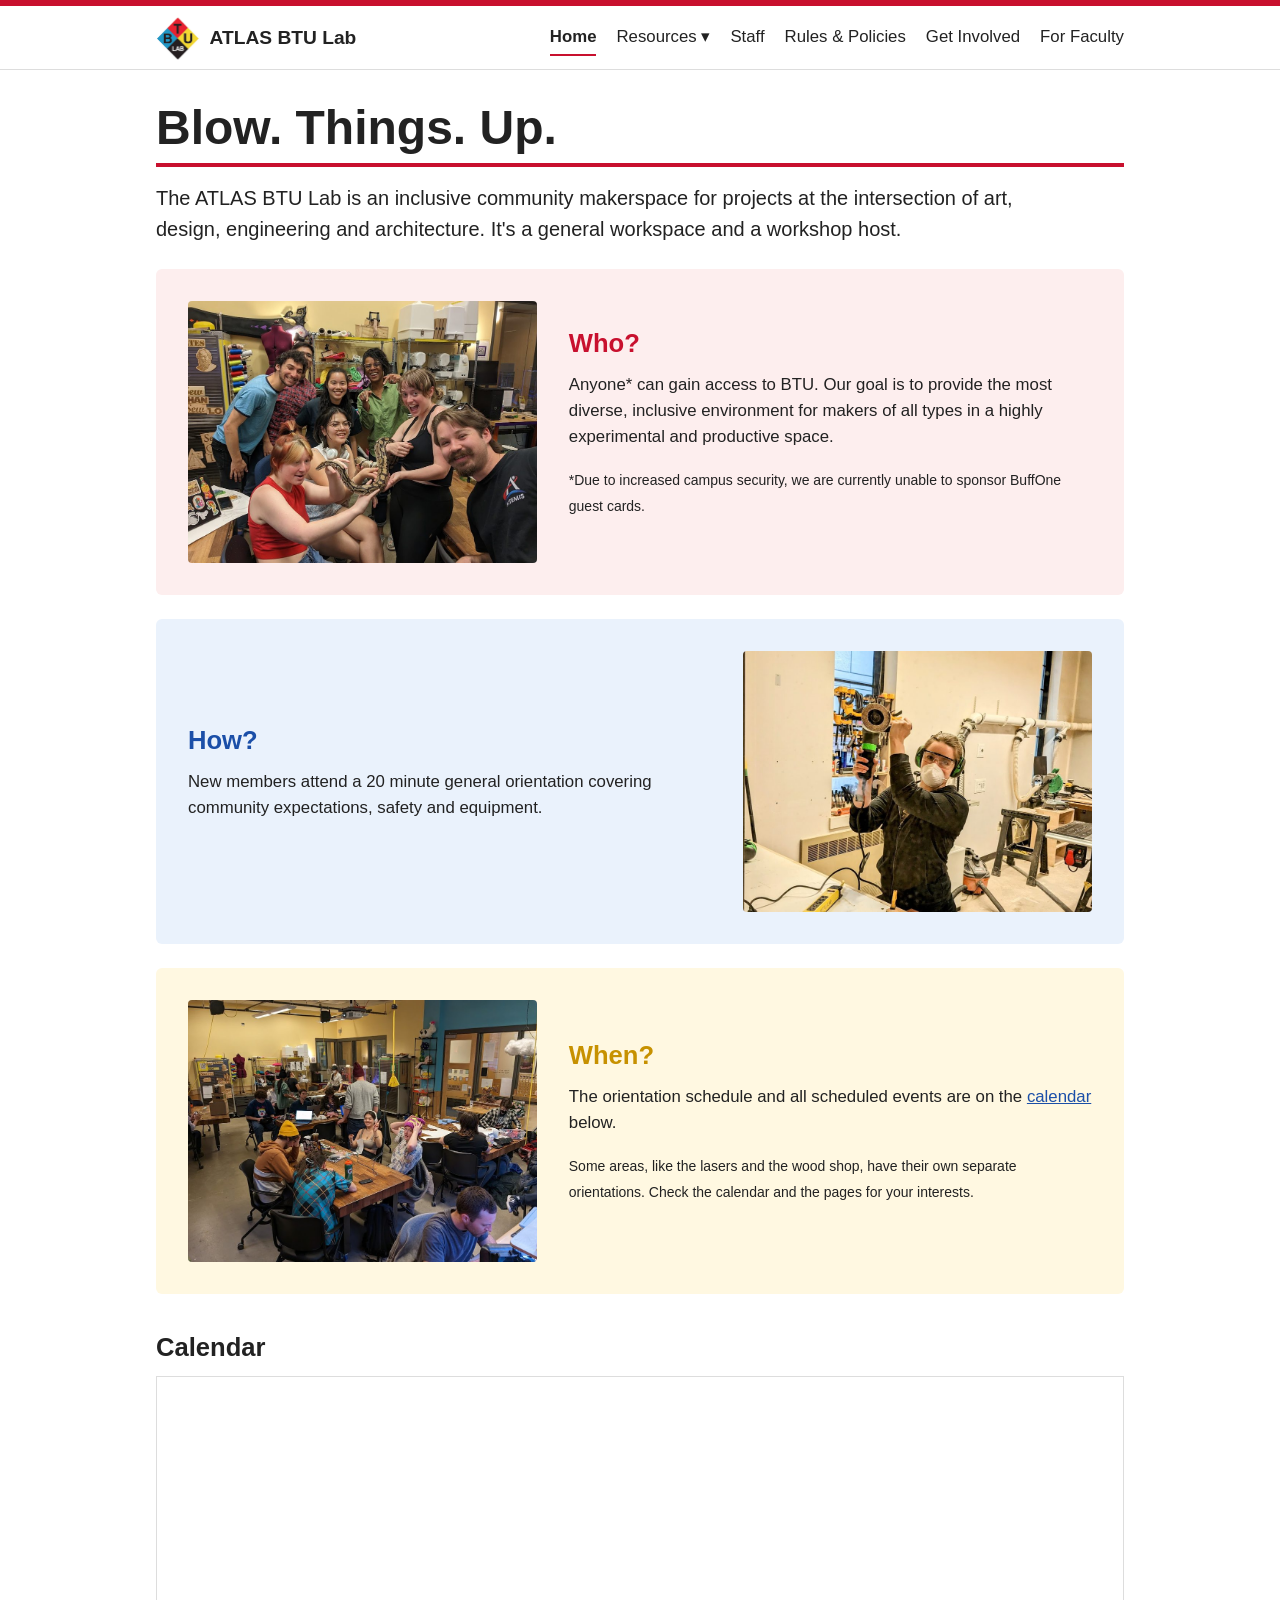
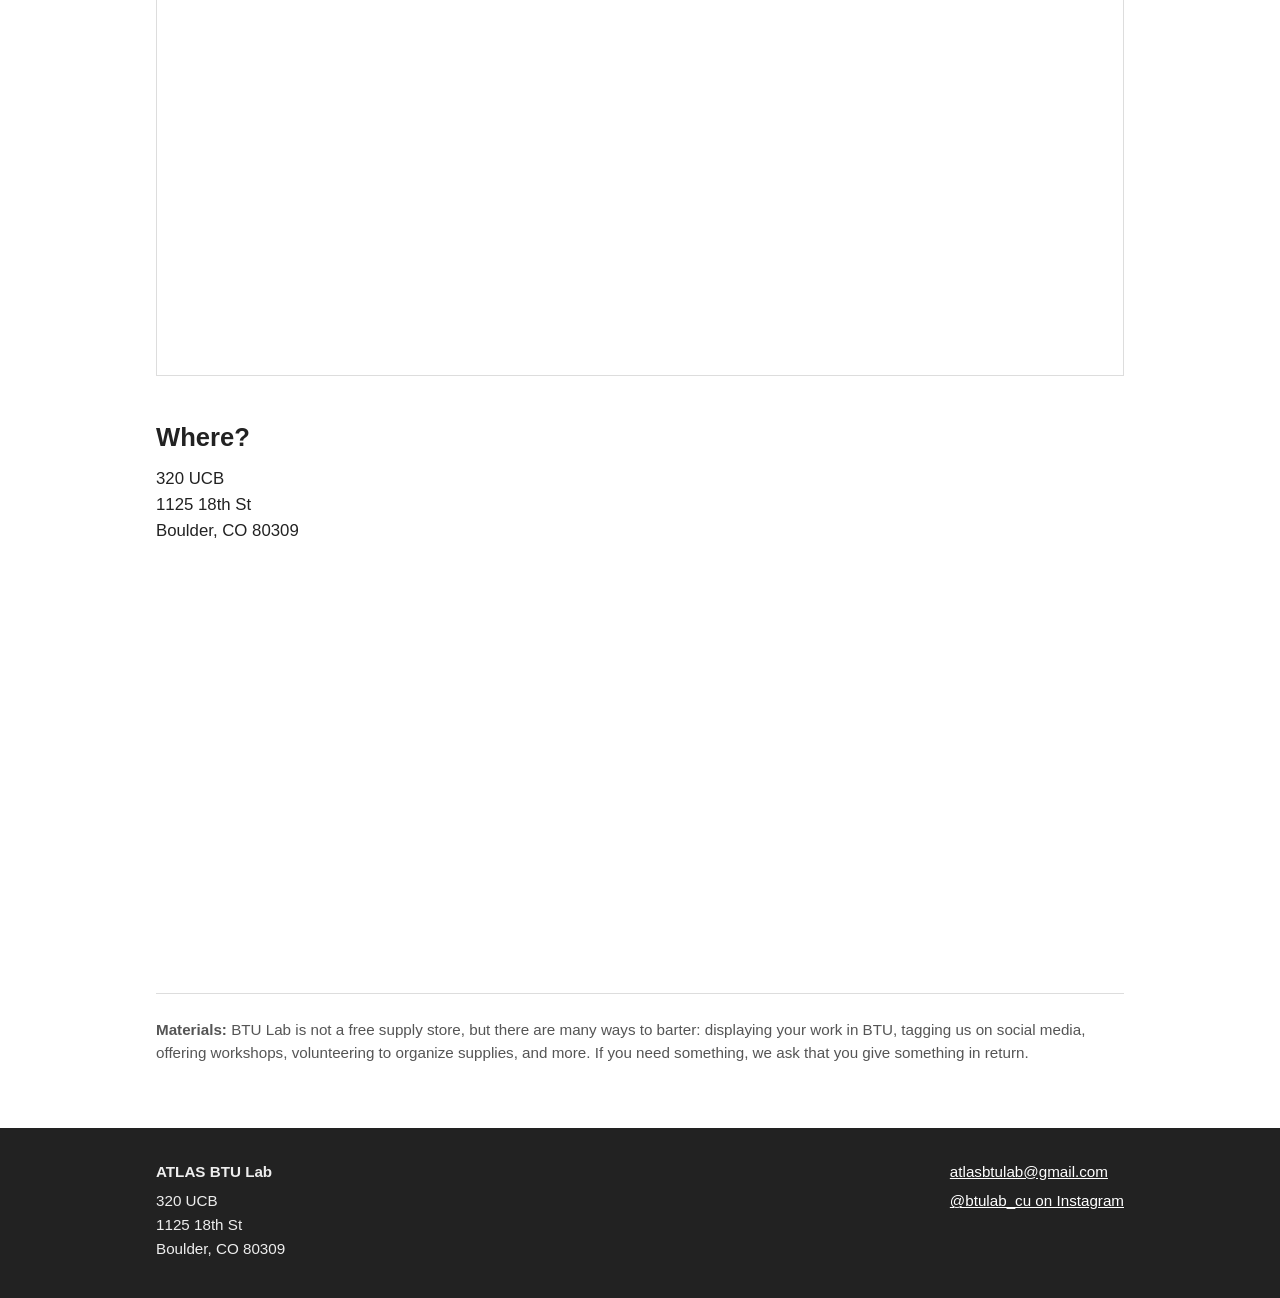
<file: index.html>
<!DOCTYPE html>
<html lang="en">
<head>
  <meta charset="UTF-8">
  <meta name="viewport" content="width=device-width, initial-scale=1.0">
  <title>ATLAS BTU Lab</title>
  <link rel="stylesheet" href="style.css">
</head>
<body>
  <header>
    <div class="wrap">
      <a class="brand" href="index.html">
        <img src="images/btu-logo.jpg" alt="BTU Lab logo">
        ATLAS BTU Lab
      </a>
      <input type="checkbox" id="menu-toggle">
      <label for="menu-toggle" class="menu-button">Menu</label>
      <nav>
        <ul>
          <li><a href="index.html" aria-current="page">Home</a></li>
          <li>
            <details class="dropdown">
              <summary>Resources</summary>
              <ul>
                <li><a href="tools.html">Tools</a></li>
                <li><a href="wood-shop.html">Wood Shop</a></li>
                <li><a href="sewing-textiles.html">Sewing & Textiles</a></li>
                <li><a href="electronics.html">Electronics</a></li>
                <li><a href="lasers.html">Lasers</a></li>
                <li><a href="3d-printers.html">3D Printers</a></li>
                <li><a href="cnc.html">CNC</a></li>
              </ul>
            </details>
          </li>
          <li><a href="mischief-makers.html">Staff</a></li>
          <li><a href="rules.html">Rules & Policies</a></li>
          <li><a href="get-involved.html">Get Involved</a></li>
          <li><a href="faculty.html">For Faculty</a></li>
        </ul>
      </nav>
    </div>
  </header>

  <main>
    <div class="wrap">
      <h1>Blow. Things. Up.</h1>

      <p class="intro">The ATLAS BTU Lab is an inclusive community makerspace for projects at the intersection of art, design, engineering and architecture. It's a general workspace and a workshop host.</p>

      <section class="band red">
        <div class="row">
          <img src="images/home-who.jpg" alt="A group of BTU Lab members in the lab">
          <div>
            <h2>Who?</h2>
            <p>Anyone* can gain access to BTU. Our goal is to provide the most diverse, inclusive environment for makers of all types in a highly experimental and productive space.</p>
            <p><small>*Due to increased campus security, we are currently unable to sponsor BuffOne guest cards.</small></p>
          </div>
        </div>
      </section>

      <section class="band blue">
        <div class="row flip">
          <img src="images/home-how.jpg" alt="A student in safety glasses and a mask using a power tool in the wood shop">
          <div>
            <h2>How?</h2>
            <p>New members attend a 20 minute general orientation covering community expectations, safety and equipment.</p>
          </div>
        </div>
      </section>

      <section class="band yellow">
        <div class="row">
          <img src="images/home-when.jpg" alt="Students working at tables in the main BTU Lab space">
          <div>
            <h2>When?</h2>
            <p>The orientation schedule and all scheduled events are on the <a href="#calendar">calendar</a> below.</p>
            <p><small>Some areas, like the lasers and the wood shop, have their own separate orientations. Check the calendar and the pages for your interests.</small></p>
          </div>
        </div>
      </section>

      <h2 id="calendar">Calendar</h2>
      <iframe class="calendar" title="BTU Lab calendar" src="https://calendar.google.com/calendar/embed?color=%2392e1c0&amp;color=%23cd74e6&amp;color=%23f83a22&amp;color=%23fad165&amp;mode=month&amp;showCalendars=1&amp;showPrint=0&amp;showTz=0&amp;src=01c19e46b7d1df63b8c2bf86c13e9e8d4dd48407953069b76258fa20a9f6e946%40group.calendar.google.com&amp;src=1d4bdcc88938abd2d291838c548916abba1d14f79ad53e49a62b76c16d0ce4fc%40group.calendar.google.com&amp;src=917af08c35085b7a6203c14ddcfb9a84b26f31030114e022d423518e82d442e3%40group.calendar.google.com&amp;src=atlasbtulab%40gmail.com"></iframe>

      <h2>Where?</h2>
      <address>
        <p>320 UCB<br>1125 18th St<br>Boulder, CO 80309</p>
      </address>
      <iframe class="map" title="Map of the ATLAS Institute, University of Colorado Boulder" src="https://maps-api-ssl.google.com/maps?hl=en&amp;ll=40.007575,-105.269933&amp;output=embed&amp;q=University+of+Colorado+Boulder,+320+UCB,+1125+18th+St,+Boulder,+CO+80309,+United+States+(ATLAS+Institute,+University+of+Colorado+Boulder)&amp;z=18"></iframe>

      <aside class="materials">
        <p><strong>Materials:</strong> BTU Lab is not a free supply store, but there are many ways to barter: displaying your work in BTU, tagging us on social media, offering workshops, volunteering to organize supplies, and more. If you need something, we ask that you give something in return.</p>
      </aside>
    </div>
  </main>

  <footer>
    <div class="wrap">
      <div>
        <p><strong>ATLAS BTU Lab</strong></p>
        <address>
          <p>320 UCB<br>1125 18th St<br>Boulder, CO 80309</p>
        </address>
      </div>
      <div>
        <p><a href="mailto:atlasbtulab@gmail.com">atlasbtulab@gmail.com</a></p>
        <p><a href="https://www.instagram.com/btulab_cu/">@btulab_cu on Instagram</a></p>
      </div>
    </div>
  </footer>
</body>
</html>
</file>
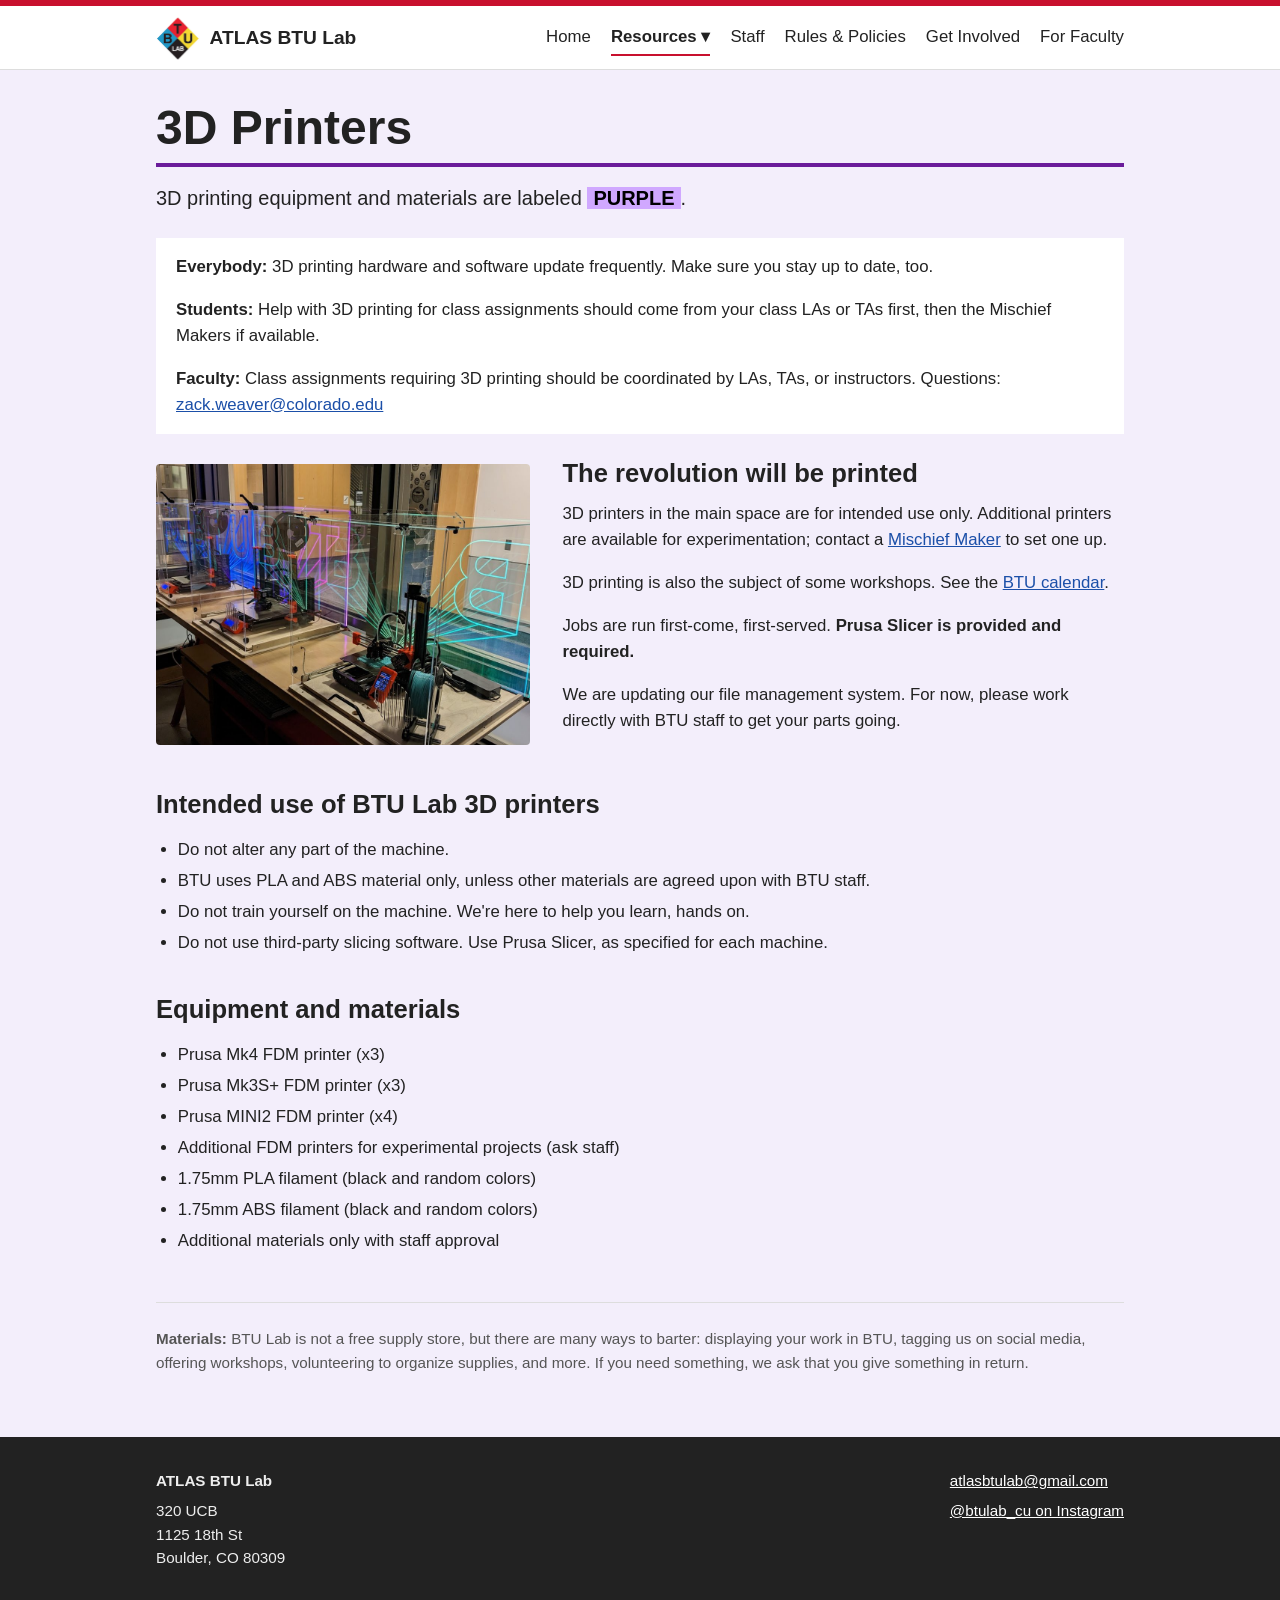
<file: 3d-printers.html>
<!DOCTYPE html>
<html lang="en">
<head>
  <meta charset="UTF-8">
  <meta name="viewport" content="width=device-width, initial-scale=1.0">
  <title>3D Printers | BTU Lab</title>
  <link rel="stylesheet" href="style.css">
</head>
<body class="purple">
  <header>
    <div class="wrap">
      <a class="brand" href="index.html">
        <img src="images/btu-logo.jpg" alt="BTU Lab logo">
        ATLAS BTU Lab
      </a>
      <input type="checkbox" id="menu-toggle">
      <label for="menu-toggle" class="menu-button">Menu</label>
      <nav>
        <ul>
          <li><a href="index.html">Home</a></li>
          <li>
            <details class="dropdown">
              <summary class="current">Resources</summary>
              <ul>
                <li><a href="tools.html">Tools</a></li>
                <li><a href="wood-shop.html">Wood Shop</a></li>
                <li><a href="sewing-textiles.html">Sewing & Textiles</a></li>
                <li><a href="electronics.html">Electronics</a></li>
                <li><a href="lasers.html">Lasers</a></li>
                <li><a href="3d-printers.html" aria-current="page">3D Printers</a></li>
                <li><a href="cnc.html">CNC</a></li>
              </ul>
            </details>
          </li>
          <li><a href="mischief-makers.html">Staff</a></li>
          <li><a href="rules.html">Rules & Policies</a></li>
          <li><a href="get-involved.html">Get Involved</a></li>
          <li><a href="faculty.html">For Faculty</a></li>
        </ul>
      </nav>
    </div>
  </header>

  <main>
    <div class="wrap">
      <h1>3D Printers</h1>

      <p class="intro">3D printing equipment and materials are labeled <span class="tag purple">PURPLE</span>.</p>

      <div class="notice">
        <p><strong>Everybody:</strong> 3D printing hardware and software update frequently. Make sure you stay up to date, too.</p>
        <p><strong>Students:</strong> Help with 3D printing for class assignments should come from your class LAs or TAs first, then the Mischief Makers if available.</p>
        <p><strong>Faculty:</strong> Class assignments requiring 3D printing should be coordinated by LAs, TAs, or instructors. Questions: <a href="mailto:zack.weaver@colorado.edu">zack.weaver@colorado.edu</a></p>
      </div>

      <div class="row">
        <img src="images/3d-printers.jpg" alt="A row of Prusa 3D printers in the BTU Lab">
        <div>
          <h2>The revolution will be printed</h2>
          <p>3D printers in the main space are for intended use only. Additional printers are available for experimentation; contact a <a href="mischief-makers.html">Mischief Maker</a> to set one up.</p>
          <p>3D printing is also the subject of some workshops. See the <a href="index.html#calendar">BTU calendar</a>.</p>
          <p>Jobs are run first-come, first-served. <strong>Prusa Slicer is provided and required.</strong></p>
          <p>We are updating our file management system. For now, please work directly with BTU staff to get your parts going.</p>
        </div>
      </div>

      <h2>Intended use of BTU Lab 3D printers</h2>
      <ul>
        <li>Do not alter any part of the machine.</li>
        <li>BTU uses PLA and ABS material only, unless other materials are agreed upon with BTU staff.</li>
        <li>Do not train yourself on the machine. We're here to help you learn, hands on.</li>
        <li>Do not use third-party slicing software. Use Prusa Slicer, as specified for each machine.</li>
      </ul>

      <h2>Equipment and materials</h2>
      <ul>
        <li>Prusa Mk4 FDM printer (x3)</li>
        <li>Prusa Mk3S+ FDM printer (x3)</li>
        <li>Prusa MINI2 FDM printer (x4)</li>
        <li>Additional FDM printers for experimental projects (ask staff)</li>
        <li>1.75mm PLA filament (black and random colors)</li>
        <li>1.75mm ABS filament (black and random colors)</li>
        <li>Additional materials only with staff approval</li>
      </ul>

      <aside class="materials">
        <p><strong>Materials:</strong> BTU Lab is not a free supply store, but there are many ways to barter: displaying your work in BTU, tagging us on social media, offering workshops, volunteering to organize supplies, and more. If you need something, we ask that you give something in return.</p>
      </aside>
    </div>
  </main>

  <footer>
    <div class="wrap">
      <div>
        <p><strong>ATLAS BTU Lab</strong></p>
        <address>
          <p>320 UCB<br>1125 18th St<br>Boulder, CO 80309</p>
        </address>
      </div>
      <div>
        <p><a href="mailto:atlasbtulab@gmail.com">atlasbtulab@gmail.com</a></p>
        <p><a href="https://www.instagram.com/btulab_cu/">@btulab_cu on Instagram</a></p>
      </div>
    </div>
  </footer>
</body>
</html>
</file>
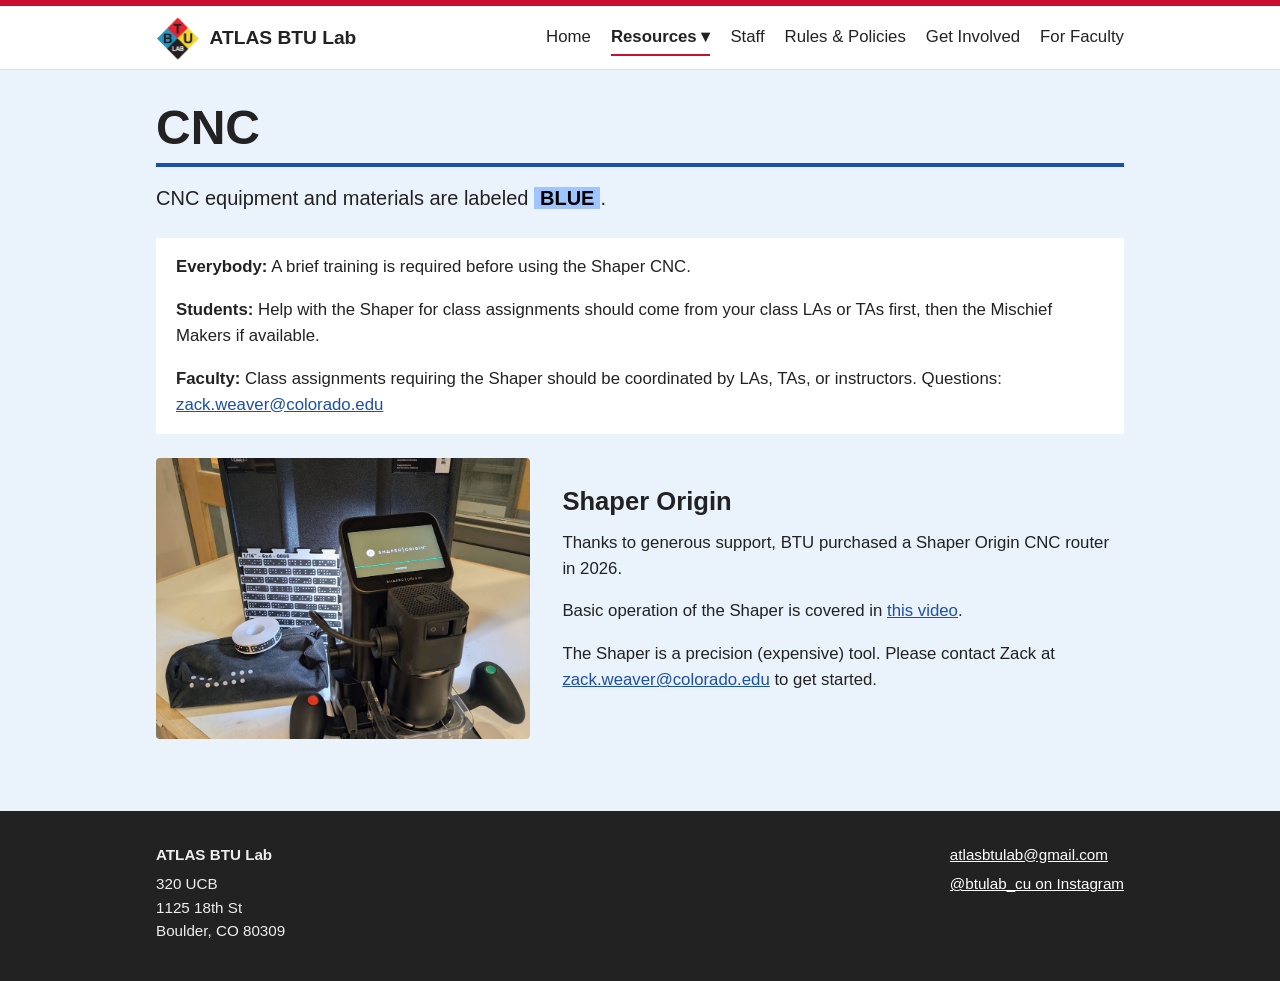
<file: cnc.html>
<!DOCTYPE html>
<html lang="en">
<head>
  <meta charset="UTF-8">
  <meta name="viewport" content="width=device-width, initial-scale=1.0">
  <title>CNC | BTU Lab</title>
  <link rel="stylesheet" href="style.css">
</head>
<body class="blue">
  <header>
    <div class="wrap">
      <a class="brand" href="index.html">
        <img src="images/btu-logo.jpg" alt="BTU Lab logo">
        ATLAS BTU Lab
      </a>
      <input type="checkbox" id="menu-toggle">
      <label for="menu-toggle" class="menu-button">Menu</label>
      <nav>
        <ul>
          <li><a href="index.html">Home</a></li>
          <li>
            <details class="dropdown">
              <summary class="current">Resources</summary>
              <ul>
                <li><a href="tools.html">Tools</a></li>
                <li><a href="wood-shop.html">Wood Shop</a></li>
                <li><a href="sewing-textiles.html">Sewing & Textiles</a></li>
                <li><a href="electronics.html">Electronics</a></li>
                <li><a href="lasers.html">Lasers</a></li>
                <li><a href="3d-printers.html">3D Printers</a></li>
                <li><a href="cnc.html" aria-current="page">CNC</a></li>
              </ul>
            </details>
          </li>
          <li><a href="mischief-makers.html">Staff</a></li>
          <li><a href="rules.html">Rules & Policies</a></li>
          <li><a href="get-involved.html">Get Involved</a></li>
          <li><a href="faculty.html">For Faculty</a></li>
        </ul>
      </nav>
    </div>
  </header>

  <main>
    <div class="wrap">
      <h1>CNC</h1>

      <p class="intro">CNC equipment and materials are labeled <span class="tag blue">BLUE</span>.</p>

      <div class="notice">
        <p><strong>Everybody:</strong> A brief training is required before using the Shaper CNC.</p>
        <p><strong>Students:</strong> Help with the Shaper for class assignments should come from your class LAs or TAs first, then the Mischief Makers if available.</p>
        <p><strong>Faculty:</strong> Class assignments requiring the Shaper should be coordinated by LAs, TAs, or instructors. Questions: <a href="mailto:zack.weaver@colorado.edu">zack.weaver@colorado.edu</a></p>
      </div>

      <div class="row">
        <img src="images/cnc.jpg" alt="The Shaper Origin CNC router">
        <div>
          <h2>Shaper Origin</h2>
          <p>Thanks to generous support, BTU purchased a Shaper Origin CNC router in 2026.</p>
          <p>Basic operation of the Shaper is covered in <a href="https://www.youtube.com/watch?v=QxjE5WOAGi4">this video</a>.</p>
          <p>The Shaper is a precision (expensive) tool. Please contact Zack at <a href="mailto:zack.weaver@colorado.edu">zack.weaver@colorado.edu</a> to get started.</p>
        </div>
      </div>
    </div>
  </main>

  <footer>
    <div class="wrap">
      <div>
        <p><strong>ATLAS BTU Lab</strong></p>
        <address>
          <p>320 UCB<br>1125 18th St<br>Boulder, CO 80309</p>
        </address>
      </div>
      <div>
        <p><a href="mailto:atlasbtulab@gmail.com">atlasbtulab@gmail.com</a></p>
        <p><a href="https://www.instagram.com/btulab_cu/">@btulab_cu on Instagram</a></p>
      </div>
    </div>
  </footer>
</body>
</html>
</file>
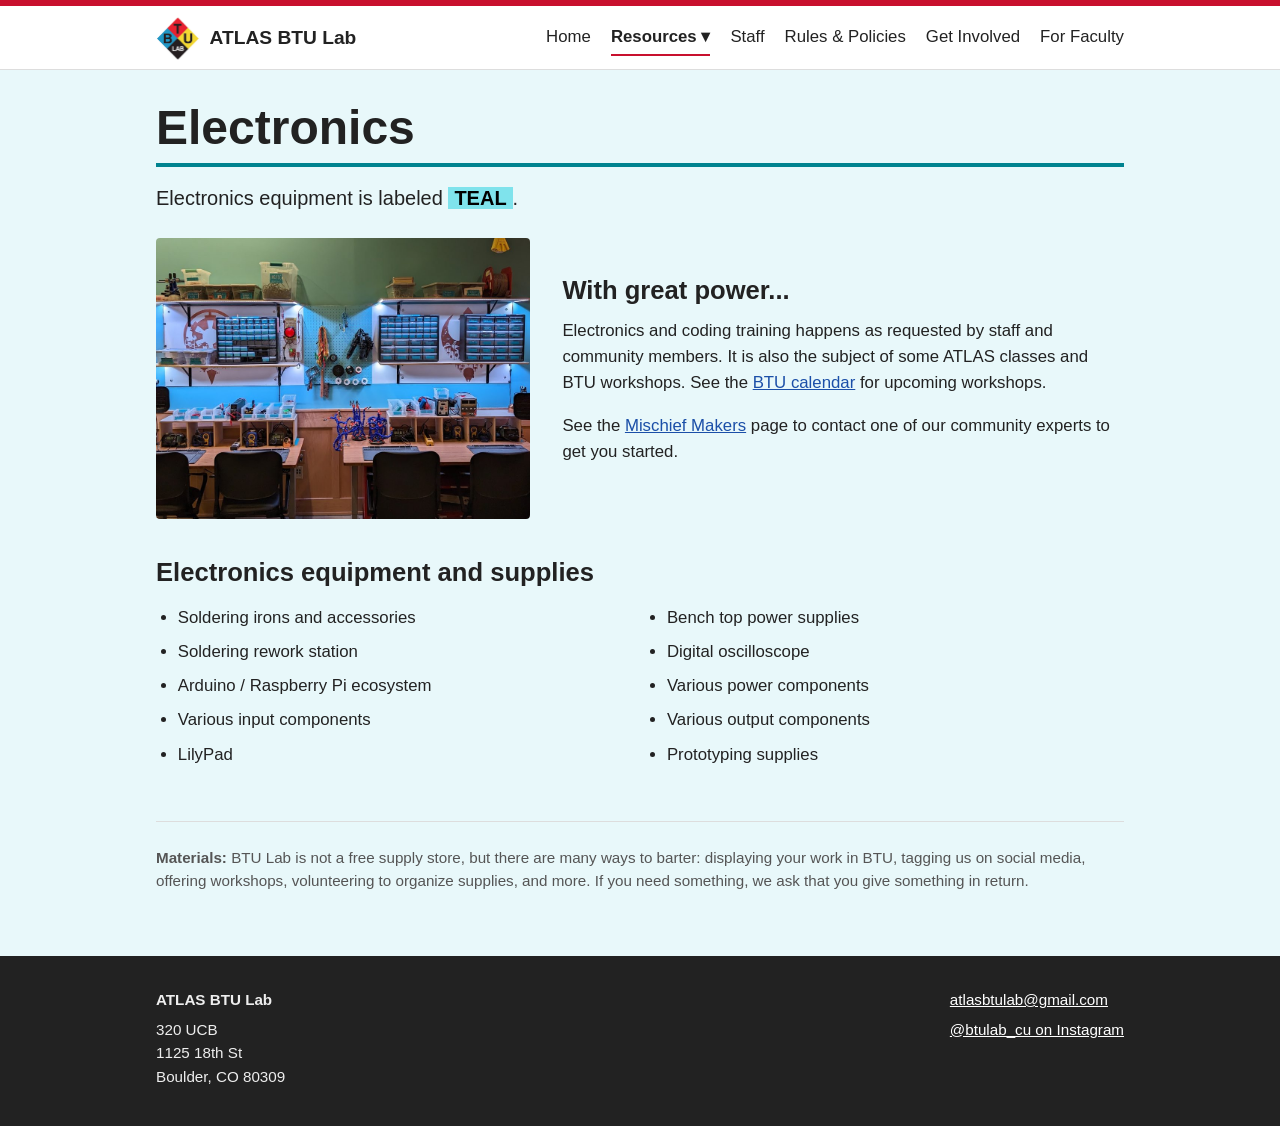
<file: electronics.html>
<!DOCTYPE html>
<html lang="en">
<head>
  <meta charset="UTF-8">
  <meta name="viewport" content="width=device-width, initial-scale=1.0">
  <title>Electronics | BTU Lab</title>
  <link rel="stylesheet" href="style.css">
</head>
<body class="teal">
  <header>
    <div class="wrap">
      <a class="brand" href="index.html">
        <img src="images/btu-logo.jpg" alt="BTU Lab logo">
        ATLAS BTU Lab
      </a>
      <input type="checkbox" id="menu-toggle">
      <label for="menu-toggle" class="menu-button">Menu</label>
      <nav>
        <ul>
          <li><a href="index.html">Home</a></li>
          <li>
            <details class="dropdown">
              <summary class="current">Resources</summary>
              <ul>
                <li><a href="tools.html">Tools</a></li>
                <li><a href="wood-shop.html">Wood Shop</a></li>
                <li><a href="sewing-textiles.html">Sewing & Textiles</a></li>
                <li><a href="electronics.html" aria-current="page">Electronics</a></li>
                <li><a href="lasers.html">Lasers</a></li>
                <li><a href="3d-printers.html">3D Printers</a></li>
                <li><a href="cnc.html">CNC</a></li>
              </ul>
            </details>
          </li>
          <li><a href="mischief-makers.html">Staff</a></li>
          <li><a href="rules.html">Rules & Policies</a></li>
          <li><a href="get-involved.html">Get Involved</a></li>
          <li><a href="faculty.html">For Faculty</a></li>
        </ul>
      </nav>
    </div>
  </header>

  <main>
    <div class="wrap">
      <h1>Electronics</h1>

      <p class="intro">Electronics equipment is labeled <span class="tag teal">TEAL</span>.</p>

      <div class="row">
        <img src="images/electronics.jpg" alt="Electronics bench with soldering equipment in the BTU Lab">
        <div>
          <h2>With great power...</h2>
          <p>Electronics and coding training happens as requested by staff and community members. It is also the subject of some ATLAS classes and BTU workshops. See the <a href="index.html#calendar">BTU calendar</a> for upcoming workshops.</p>
          <p>See the <a href="mischief-makers.html">Mischief Makers</a> page to contact one of our community experts to get you started.</p>
        </div>
      </div>

      <h2>Electronics equipment and supplies</h2>
      <ul class="two-col">
        <li>Soldering irons and accessories</li>
        <li>Bench top power supplies</li>
        <li>Soldering rework station</li>
        <li>Digital oscilloscope</li>
        <li>Arduino / Raspberry Pi ecosystem</li>
        <li>Various power components</li>
        <li>Various input components</li>
        <li>Various output components</li>
        <li>LilyPad</li>
        <li>Prototyping supplies</li>
      </ul>

      <aside class="materials">
        <p><strong>Materials:</strong> BTU Lab is not a free supply store, but there are many ways to barter: displaying your work in BTU, tagging us on social media, offering workshops, volunteering to organize supplies, and more. If you need something, we ask that you give something in return.</p>
      </aside>
    </div>
  </main>

  <footer>
    <div class="wrap">
      <div>
        <p><strong>ATLAS BTU Lab</strong></p>
        <address>
          <p>320 UCB<br>1125 18th St<br>Boulder, CO 80309</p>
        </address>
      </div>
      <div>
        <p><a href="mailto:atlasbtulab@gmail.com">atlasbtulab@gmail.com</a></p>
        <p><a href="https://www.instagram.com/btulab_cu/">@btulab_cu on Instagram</a></p>
      </div>
    </div>
  </footer>
</body>
</html>
</file>
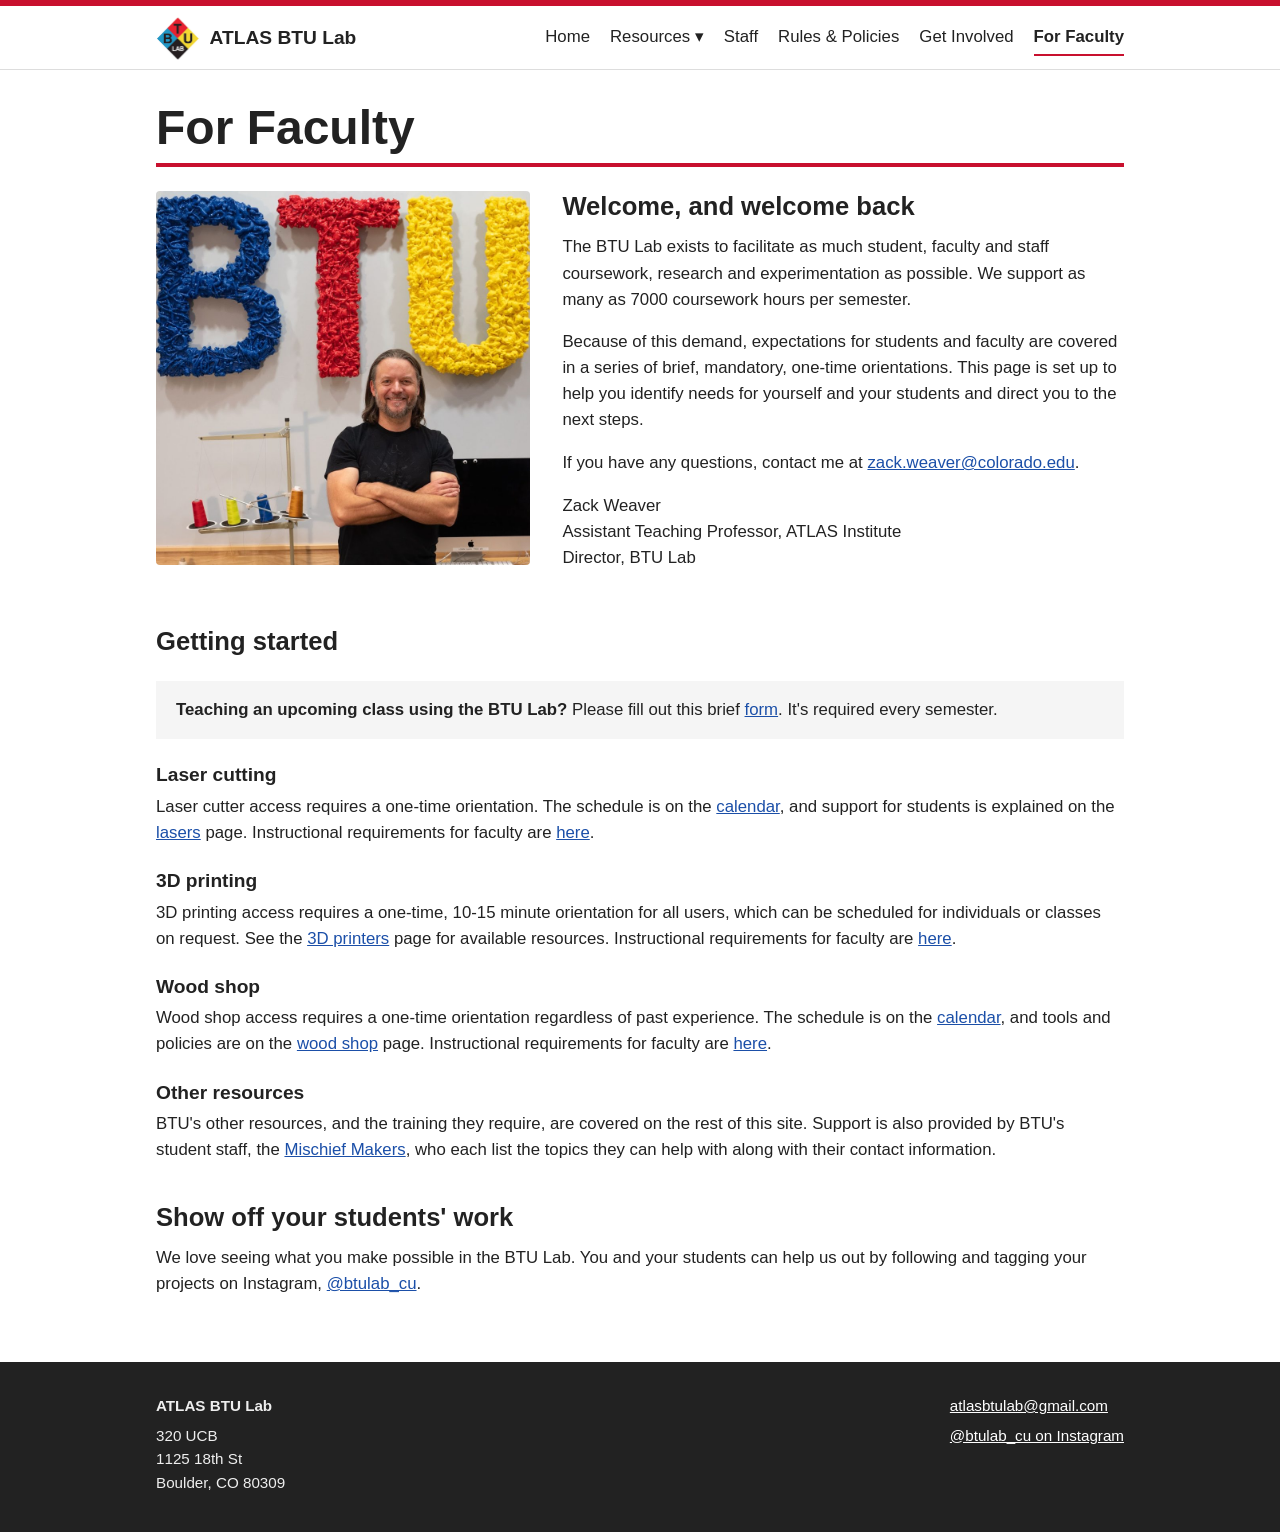
<file: faculty.html>
<!DOCTYPE html>
<html lang="en">
<head>
  <meta charset="UTF-8">
  <meta name="viewport" content="width=device-width, initial-scale=1.0">
  <title>For Faculty | BTU Lab</title>
  <link rel="stylesheet" href="style.css">
</head>
<body>
  <header>
    <div class="wrap">
      <a class="brand" href="index.html">
        <img src="images/btu-logo.jpg" alt="BTU Lab logo">
        ATLAS BTU Lab
      </a>
      <input type="checkbox" id="menu-toggle">
      <label for="menu-toggle" class="menu-button">Menu</label>
      <nav>
        <ul>
          <li><a href="index.html">Home</a></li>
          <li>
            <details class="dropdown">
              <summary>Resources</summary>
              <ul>
                <li><a href="tools.html">Tools</a></li>
                <li><a href="wood-shop.html">Wood Shop</a></li>
                <li><a href="sewing-textiles.html">Sewing & Textiles</a></li>
                <li><a href="electronics.html">Electronics</a></li>
                <li><a href="lasers.html">Lasers</a></li>
                <li><a href="3d-printers.html">3D Printers</a></li>
                <li><a href="cnc.html">CNC</a></li>
              </ul>
            </details>
          </li>
          <li><a href="mischief-makers.html">Staff</a></li>
          <li><a href="rules.html">Rules & Policies</a></li>
          <li><a href="get-involved.html">Get Involved</a></li>
          <li><a href="faculty.html" aria-current="page">For Faculty</a></li>
        </ul>
      </nav>
    </div>
  </header>

  <main>
    <div class="wrap">
      <h1>For Faculty</h1>

      <div class="row tall">
        <img src="images/faculty.jpg" alt="A class working in the BTU Lab">
        <div>
          <h2>Welcome, and welcome back</h2>
          <p>The BTU Lab exists to facilitate as much student, faculty and staff coursework, research and experimentation as possible. We support as many as 7000 coursework hours per semester.</p>
          <p>Because of this demand, expectations for students and faculty are covered in a series of brief, mandatory, one-time orientations. This page is set up to help you identify needs for yourself and your students and direct you to the next steps.</p>
          <p>If you have any questions, contact me at <a href="mailto:zack.weaver@colorado.edu">zack.weaver@colorado.edu</a>.</p>
          <p>Zack Weaver<br>Assistant Teaching Professor, ATLAS Institute<br>Director, BTU Lab</p>
        </div>
      </div>

      <h2>Getting started</h2>
      <div class="notice">
        <p><strong>Teaching an upcoming class using the BTU Lab?</strong> Please fill out this brief <a href="https://docs.google.com/forms/d/1EM2bvU05i7BzLkEm7eHTq8aEpI9dHv45DBDmNFxuSaQ/edit">form</a>. It's required every semester.</p>
      </div>

      <h3>Laser cutting</h3>
      <p>Laser cutter access requires a one-time orientation. The schedule is on the <a href="index.html#calendar">calendar</a>, and support for students is explained on the <a href="lasers.html">lasers</a> page. Instructional requirements for faculty are <a href="https://docs.google.com/document/d/1dWVOIj-H-YHcdXn-rslzCT1NLkQhLLtD6T0r8dxhTJQ/edit">here</a>.</p>

      <h3>3D printing</h3>
      <p>3D printing access requires a one-time, 10-15 minute orientation for all users, which can be scheduled for individuals or classes on request. See the <a href="3d-printers.html">3D printers</a> page for available resources. Instructional requirements for faculty are <a href="https://docs.google.com/document/d/1dWVOIj-H-YHcdXn-rslzCT1NLkQhLLtD6T0r8dxhTJQ/edit">here</a>.</p>

      <h3>Wood shop</h3>
      <p>Wood shop access requires a one-time orientation regardless of past experience. The schedule is on the <a href="index.html#calendar">calendar</a>, and tools and policies are on the <a href="wood-shop.html">wood shop</a> page. Instructional requirements for faculty are <a href="https://docs.google.com/document/d/1dWVOIj-H-YHcdXn-rslzCT1NLkQhLLtD6T0r8dxhTJQ/edit">here</a>.</p>

      <h3>Other resources</h3>
      <p>BTU's other resources, and the training they require, are covered on the rest of this site. Support is also provided by BTU's student staff, the <a href="mischief-makers.html">Mischief Makers</a>, who each list the topics they can help with along with their contact information.</p>

      <h2>Show off your students' work</h2>
      <p>We love seeing what you make possible in the BTU Lab. You and your students can help us out by following and tagging your projects on Instagram, <a href="https://www.instagram.com/btulab_cu/">@btulab_cu</a>.</p>
    </div>
  </main>

  <footer>
    <div class="wrap">
      <div>
        <p><strong>ATLAS BTU Lab</strong></p>
        <address>
          <p>320 UCB<br>1125 18th St<br>Boulder, CO 80309</p>
        </address>
      </div>
      <div>
        <p><a href="mailto:atlasbtulab@gmail.com">atlasbtulab@gmail.com</a></p>
        <p><a href="https://www.instagram.com/btulab_cu/">@btulab_cu on Instagram</a></p>
      </div>
    </div>
  </footer>
</body>
</html>
</file>
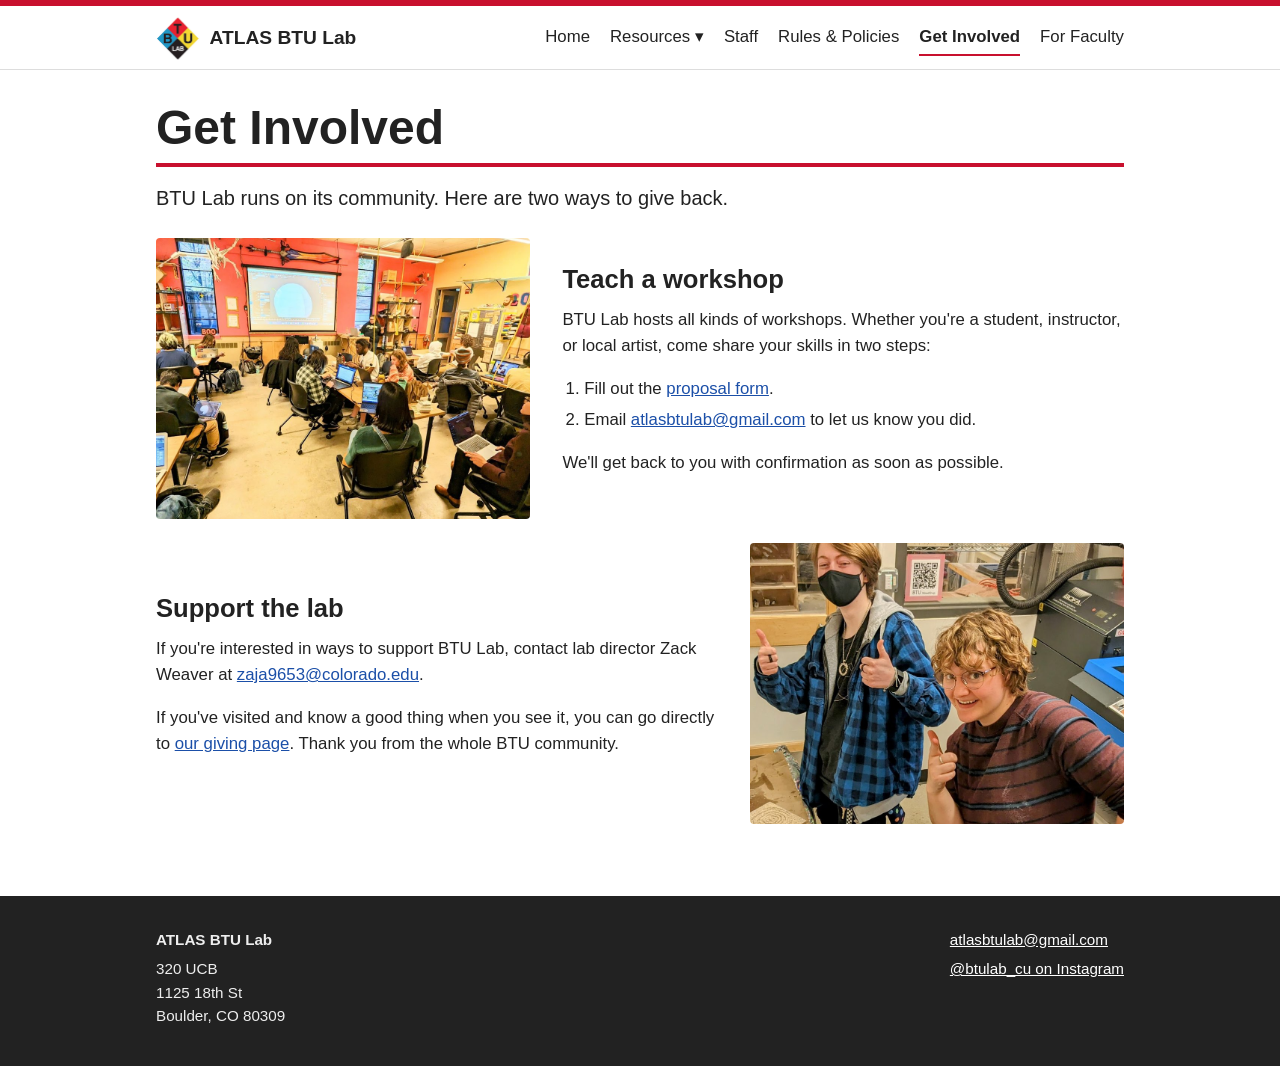
<file: get-involved.html>
<!DOCTYPE html>
<html lang="en">
<head>
  <meta charset="UTF-8">
  <meta name="viewport" content="width=device-width, initial-scale=1.0">
  <title>Get Involved | BTU Lab</title>
  <link rel="stylesheet" href="style.css">
</head>
<body>
  <header>
    <div class="wrap">
      <a class="brand" href="index.html">
        <img src="images/btu-logo.jpg" alt="BTU Lab logo">
        ATLAS BTU Lab
      </a>
      <input type="checkbox" id="menu-toggle">
      <label for="menu-toggle" class="menu-button">Menu</label>
      <nav>
        <ul>
          <li><a href="index.html">Home</a></li>
          <li>
            <details class="dropdown">
              <summary>Resources</summary>
              <ul>
                <li><a href="tools.html">Tools</a></li>
                <li><a href="wood-shop.html">Wood Shop</a></li>
                <li><a href="sewing-textiles.html">Sewing & Textiles</a></li>
                <li><a href="electronics.html">Electronics</a></li>
                <li><a href="lasers.html">Lasers</a></li>
                <li><a href="3d-printers.html">3D Printers</a></li>
                <li><a href="cnc.html">CNC</a></li>
              </ul>
            </details>
          </li>
          <li><a href="mischief-makers.html">Staff</a></li>
          <li><a href="rules.html">Rules & Policies</a></li>
          <li><a href="get-involved.html" aria-current="page">Get Involved</a></li>
          <li><a href="faculty.html">For Faculty</a></li>
        </ul>
      </nav>
    </div>
  </header>

  <main>
    <div class="wrap">
      <h1>Get Involved</h1>

      <p class="intro">BTU Lab runs on its community. Here are two ways to give back.</p>

      <div class="row">
        <img src="images/workshops.jpg" alt="A workshop in progress at the BTU Lab">
        <div>
          <h2>Teach a workshop</h2>
          <p>BTU Lab hosts all kinds of workshops. Whether you're a student, instructor, or local artist, come share your skills in two steps:</p>
          <ol>
            <li>Fill out the <a href="https://forms.gle/K9S3Q4vf3QkTQr1D7">proposal form</a>.</li>
            <li>Email <a href="mailto:atlasbtulab@gmail.com">atlasbtulab@gmail.com</a> to let us know you did.</li>
          </ol>
          <p>We'll get back to you with confirmation as soon as possible.</p>
        </div>
      </div>

      <div class="row flip">
        <img src="images/help.jpg" alt="Students building a project in the BTU Lab">
        <div>
          <h2>Support the lab</h2>
          <p>If you're interested in ways to support BTU Lab, contact lab director Zack Weaver at <a href="mailto:zaja9653@colorado.edu">zaja9653@colorado.edu</a>.</p>
          <p>If you've visited and know a good thing when you see it, you can go directly to <a href="https://giving.cu.edu/fund/atlas-btu-lab-hackerspace-program-fund">our giving page</a>. Thank you from the whole BTU community.</p>
        </div>
      </div>
    </div>
  </main>

  <footer>
    <div class="wrap">
      <div>
        <p><strong>ATLAS BTU Lab</strong></p>
        <address>
          <p>320 UCB<br>1125 18th St<br>Boulder, CO 80309</p>
        </address>
      </div>
      <div>
        <p><a href="mailto:atlasbtulab@gmail.com">atlasbtulab@gmail.com</a></p>
        <p><a href="https://www.instagram.com/btulab_cu/">@btulab_cu on Instagram</a></p>
      </div>
    </div>
  </footer>
</body>
</html>
</file>
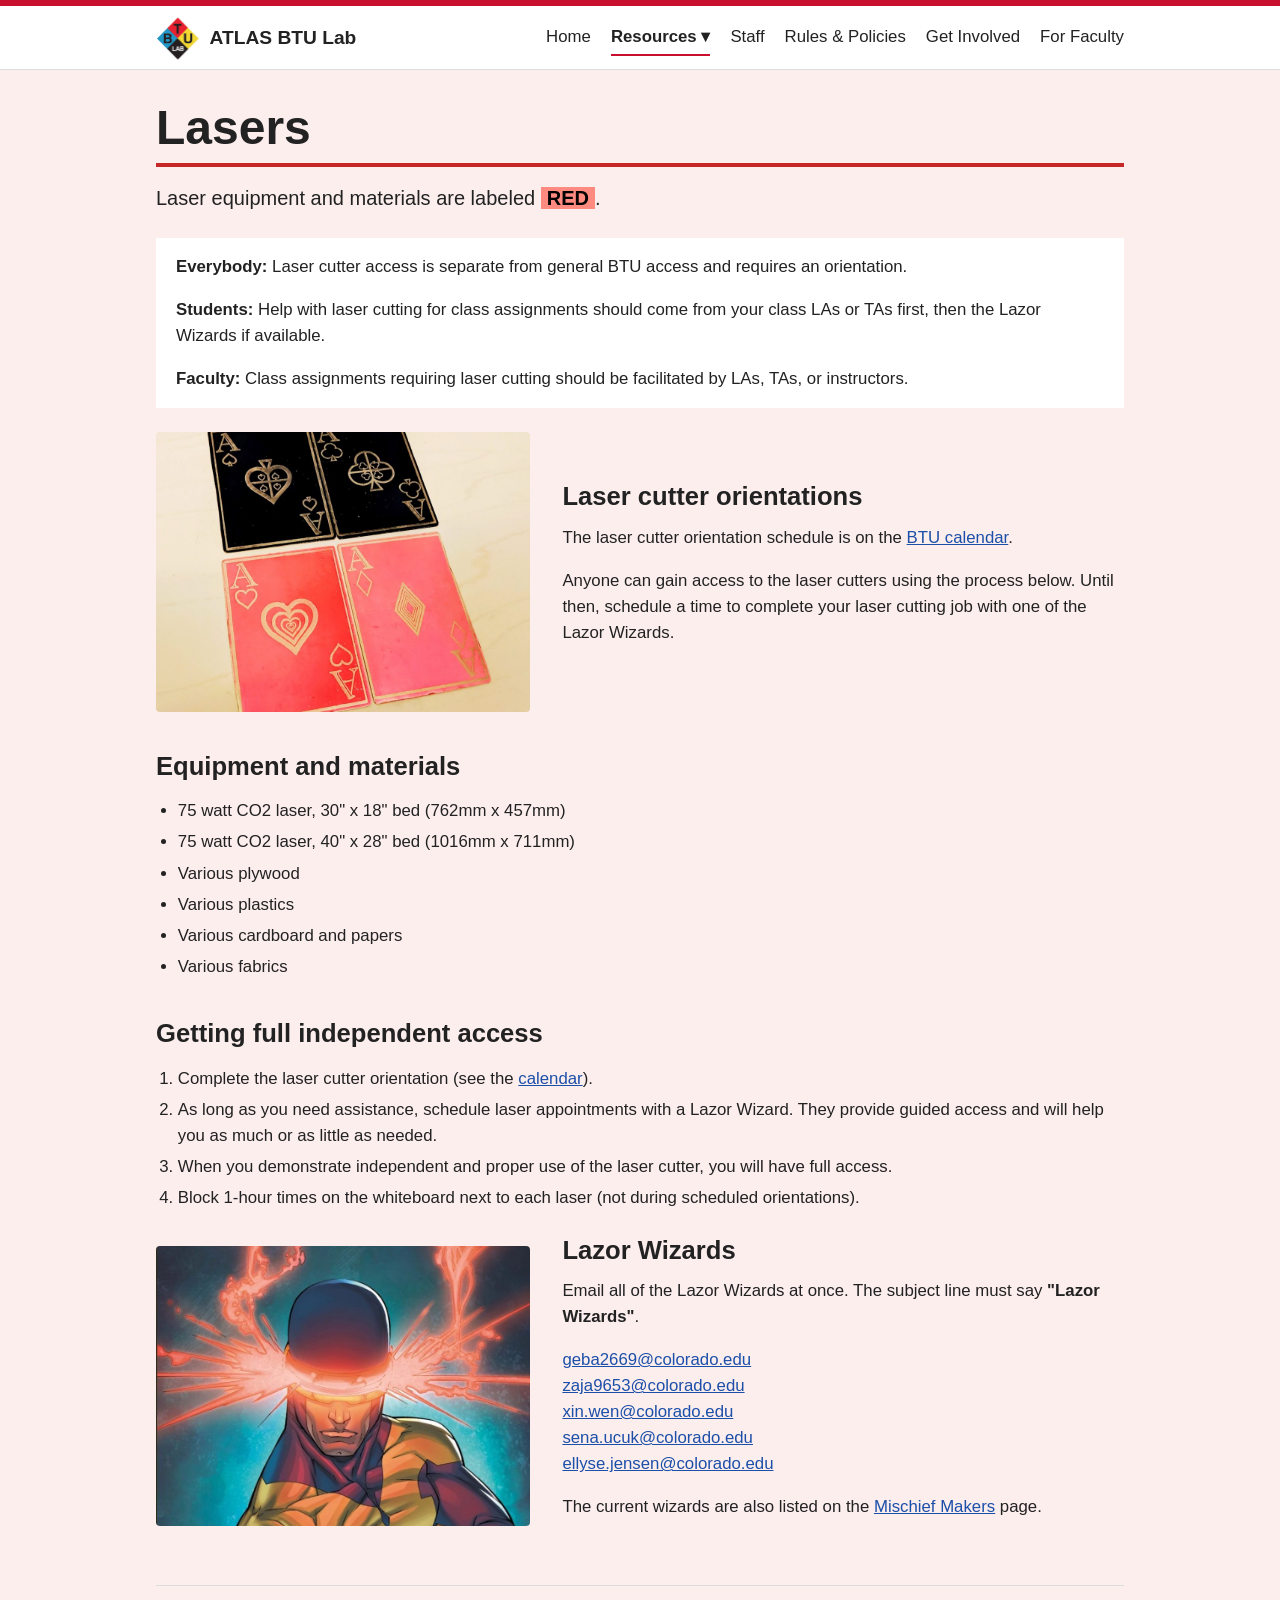
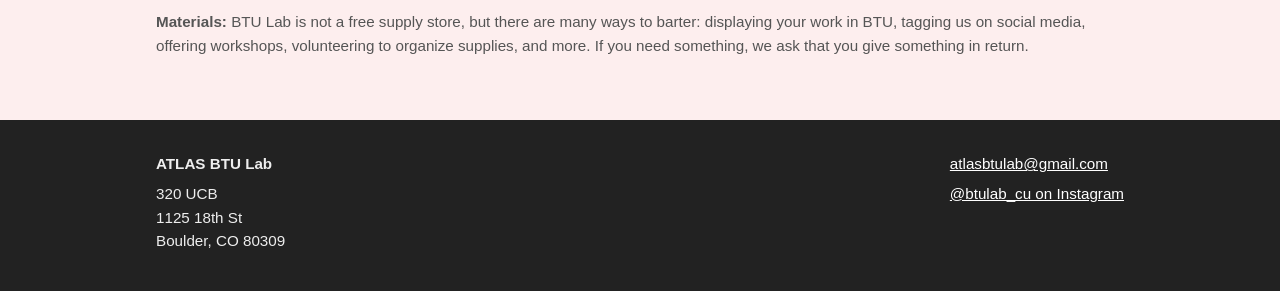
<file: lasers.html>
<!DOCTYPE html>
<html lang="en">
<head>
  <meta charset="UTF-8">
  <meta name="viewport" content="width=device-width, initial-scale=1.0">
  <title>Lasers | BTU Lab</title>
  <link rel="stylesheet" href="style.css">
</head>
<body class="red">
  <header>
    <div class="wrap">
      <a class="brand" href="index.html">
        <img src="images/btu-logo.jpg" alt="BTU Lab logo">
        ATLAS BTU Lab
      </a>
      <input type="checkbox" id="menu-toggle">
      <label for="menu-toggle" class="menu-button">Menu</label>
      <nav>
        <ul>
          <li><a href="index.html">Home</a></li>
          <li>
            <details class="dropdown">
              <summary class="current">Resources</summary>
              <ul>
                <li><a href="tools.html">Tools</a></li>
                <li><a href="wood-shop.html">Wood Shop</a></li>
                <li><a href="sewing-textiles.html">Sewing & Textiles</a></li>
                <li><a href="electronics.html">Electronics</a></li>
                <li><a href="lasers.html" aria-current="page">Lasers</a></li>
                <li><a href="3d-printers.html">3D Printers</a></li>
                <li><a href="cnc.html">CNC</a></li>
              </ul>
            </details>
          </li>
          <li><a href="mischief-makers.html">Staff</a></li>
          <li><a href="rules.html">Rules & Policies</a></li>
          <li><a href="get-involved.html">Get Involved</a></li>
          <li><a href="faculty.html">For Faculty</a></li>
        </ul>
      </nav>
    </div>
  </header>

  <main>
    <div class="wrap">
      <h1>Lasers</h1>

      <p class="intro">Laser equipment and materials are labeled <span class="tag red">RED</span>.</p>

      <div class="notice">
        <p><strong>Everybody:</strong> Laser cutter access is separate from general BTU access and requires an orientation.</p>
        <p><strong>Students:</strong> Help with laser cutting for class assignments should come from your class LAs or TAs first, then the Lazor Wizards if available.</p>
        <p><strong>Faculty:</strong> Class assignments requiring laser cutting should be facilitated by LAs, TAs, or instructors.</p>
      </div>

      <div class="row">
        <img src="images/lasers.jpg" alt="A laser cutter in the BTU Lab">
        <div>
          <h2>Laser cutter orientations</h2>
          <p>The laser cutter orientation schedule is on the <a href="index.html#calendar">BTU calendar</a>.</p>
          <p>Anyone can gain access to the laser cutters using the process below. Until then, schedule a time to complete your laser cutting job with one of the Lazor Wizards.</p>
        </div>
      </div>

      <h2>Equipment and materials</h2>
      <ul>
        <li>75 watt CO2 laser, 30" x 18" bed (762mm x 457mm)</li>
        <li>75 watt CO2 laser, 40" x 28" bed (1016mm x 711mm)</li>
        <li>Various plywood</li>
        <li>Various plastics</li>
        <li>Various cardboard and papers</li>
        <li>Various fabrics</li>
      </ul>

      <h2>Getting full independent access</h2>
      <ol>
        <li>Complete the laser cutter orientation (see the <a href="index.html#calendar">calendar</a>).</li>
        <li>As long as you need assistance, schedule laser appointments with a Lazor Wizard. They provide guided access and will help you as much or as little as needed.</li>
        <li>When you demonstrate independent and proper use of the laser cutter, you will have full access.</li>
        <li>Block 1-hour times on the whiteboard next to each laser (not during scheduled orientations).</li>
      </ol>

      <div class="row">
        <img src="images/lazor-wizards.jpg" alt="The BTU Lazor Wizards">
        <div>
          <h2>Lazor Wizards</h2>
          <p>Email all of the Lazor Wizards at once. The subject line must say <strong>"Lazor Wizards"</strong>.</p>
          <p><a href="mailto:geba2669@colorado.edu">geba2669@colorado.edu</a><br>
          <a href="mailto:zaja9653@colorado.edu">zaja9653@colorado.edu</a><br>
          <a href="mailto:xin.wen@colorado.edu">xin.wen@colorado.edu</a><br>
          <a href="mailto:sena.ucuk@colorado.edu">sena.ucuk@colorado.edu</a><br>
          <a href="mailto:ellyse.jensen@colorado.edu">ellyse.jensen@colorado.edu</a></p>
          <p>The current wizards are also listed on the <a href="mischief-makers.html">Mischief Makers</a> page.</p>
        </div>
      </div>

      <aside class="materials">
        <p><strong>Materials:</strong> BTU Lab is not a free supply store, but there are many ways to barter: displaying your work in BTU, tagging us on social media, offering workshops, volunteering to organize supplies, and more. If you need something, we ask that you give something in return.</p>
      </aside>
    </div>
  </main>

  <footer>
    <div class="wrap">
      <div>
        <p><strong>ATLAS BTU Lab</strong></p>
        <address>
          <p>320 UCB<br>1125 18th St<br>Boulder, CO 80309</p>
        </address>
      </div>
      <div>
        <p><a href="mailto:atlasbtulab@gmail.com">atlasbtulab@gmail.com</a></p>
        <p><a href="https://www.instagram.com/btulab_cu/">@btulab_cu on Instagram</a></p>
      </div>
    </div>
  </footer>
</body>
</html>
</file>
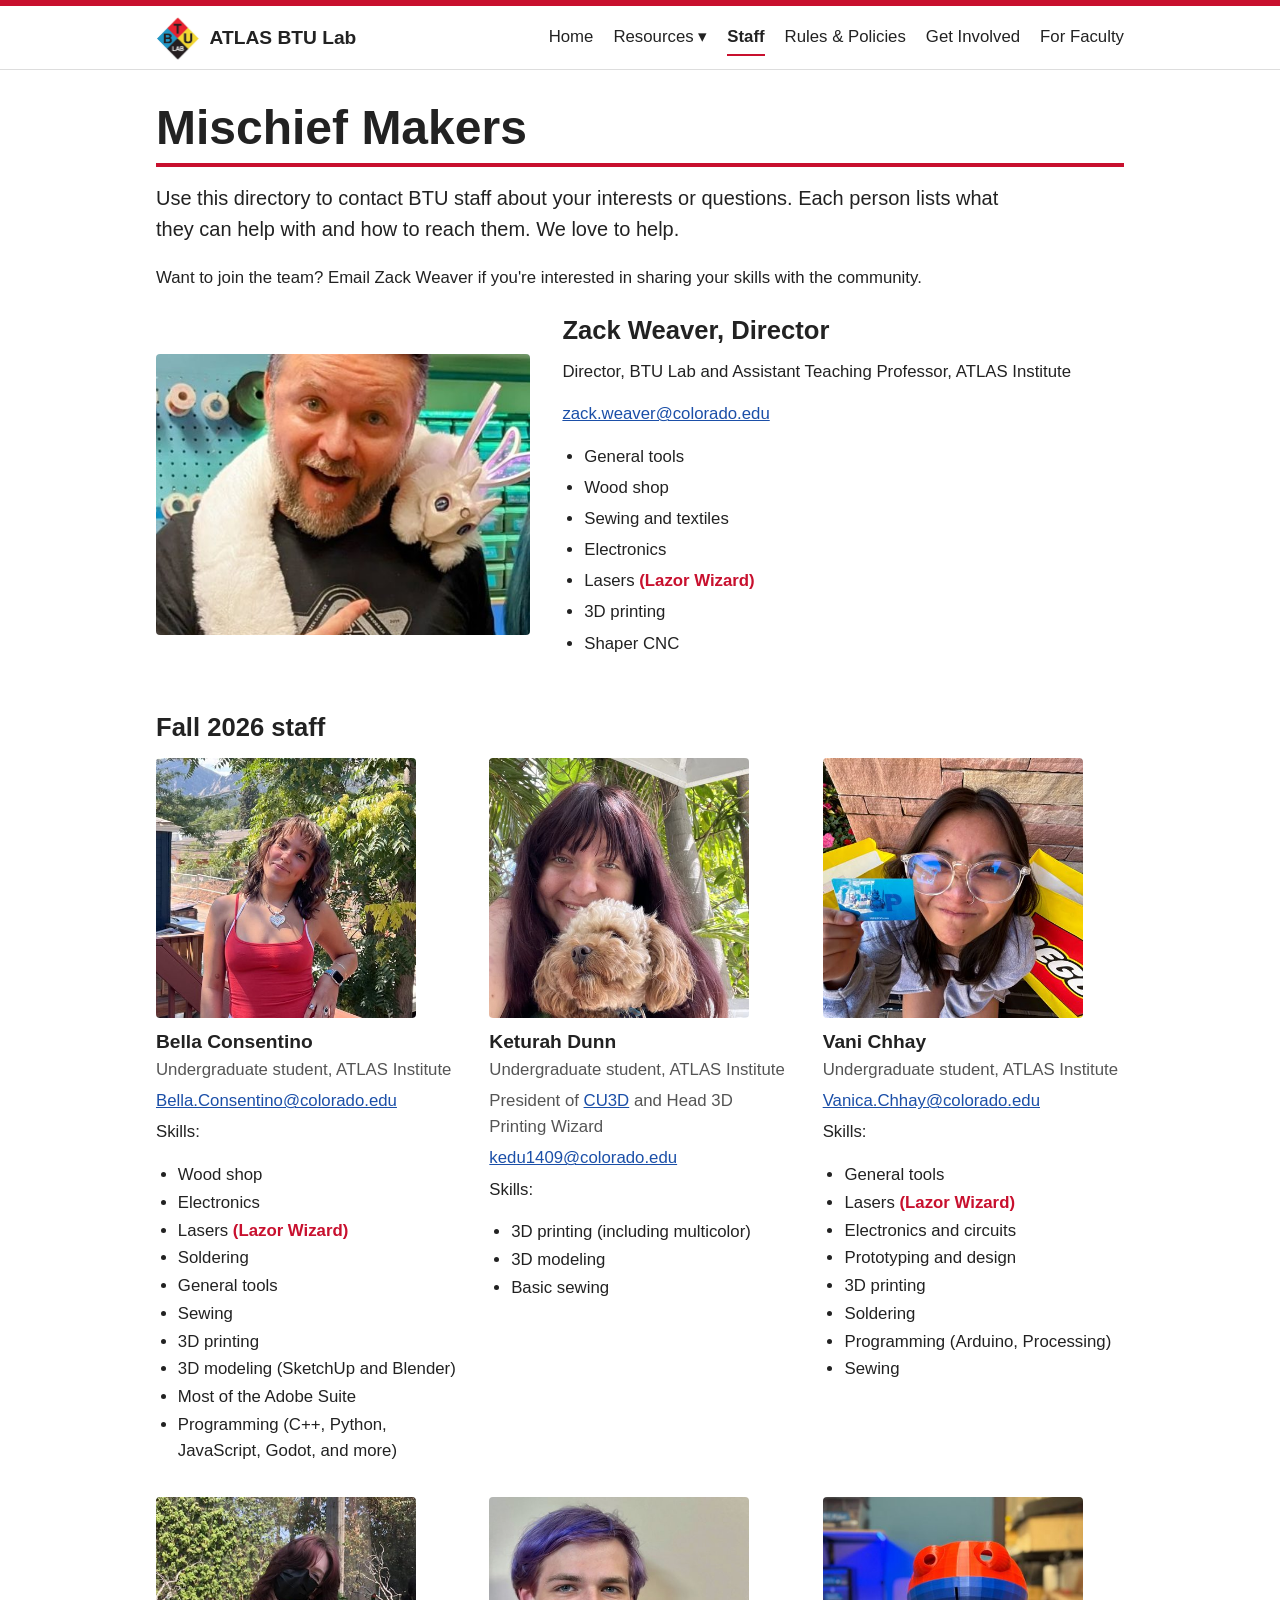
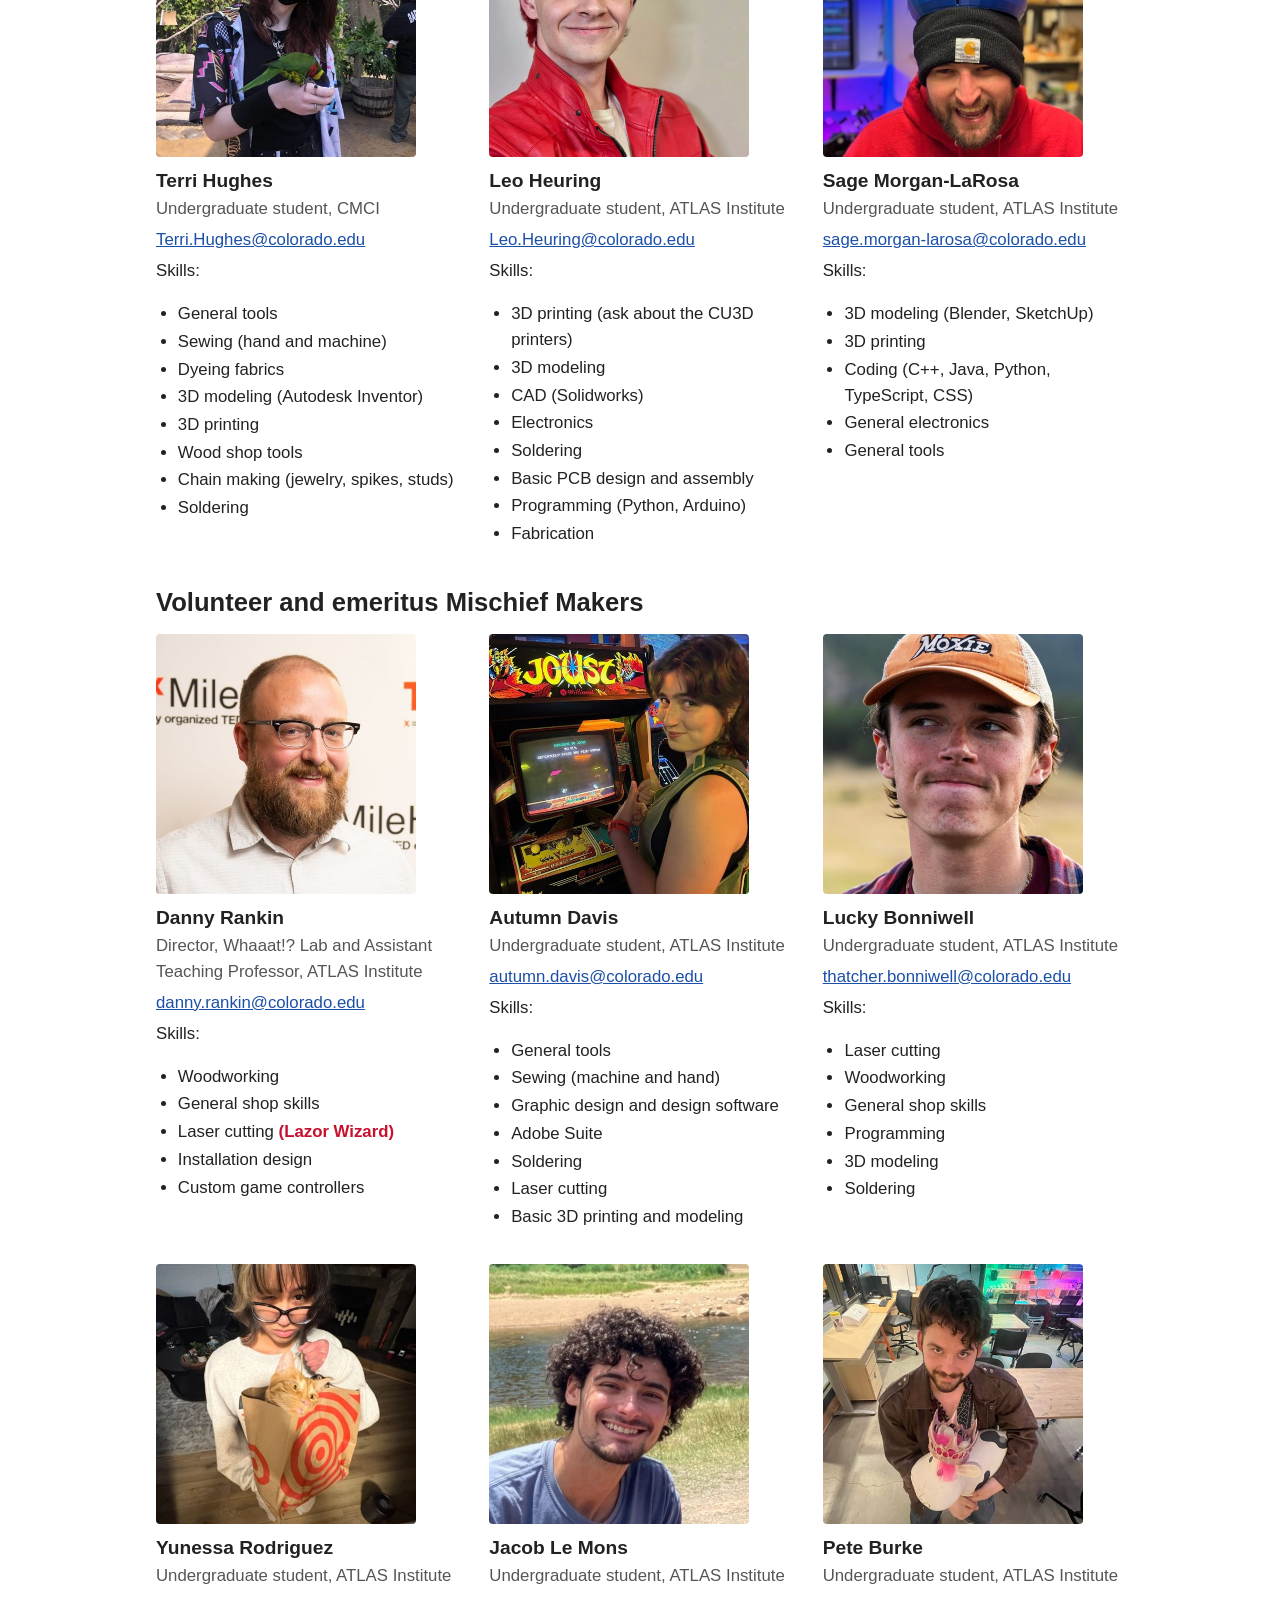
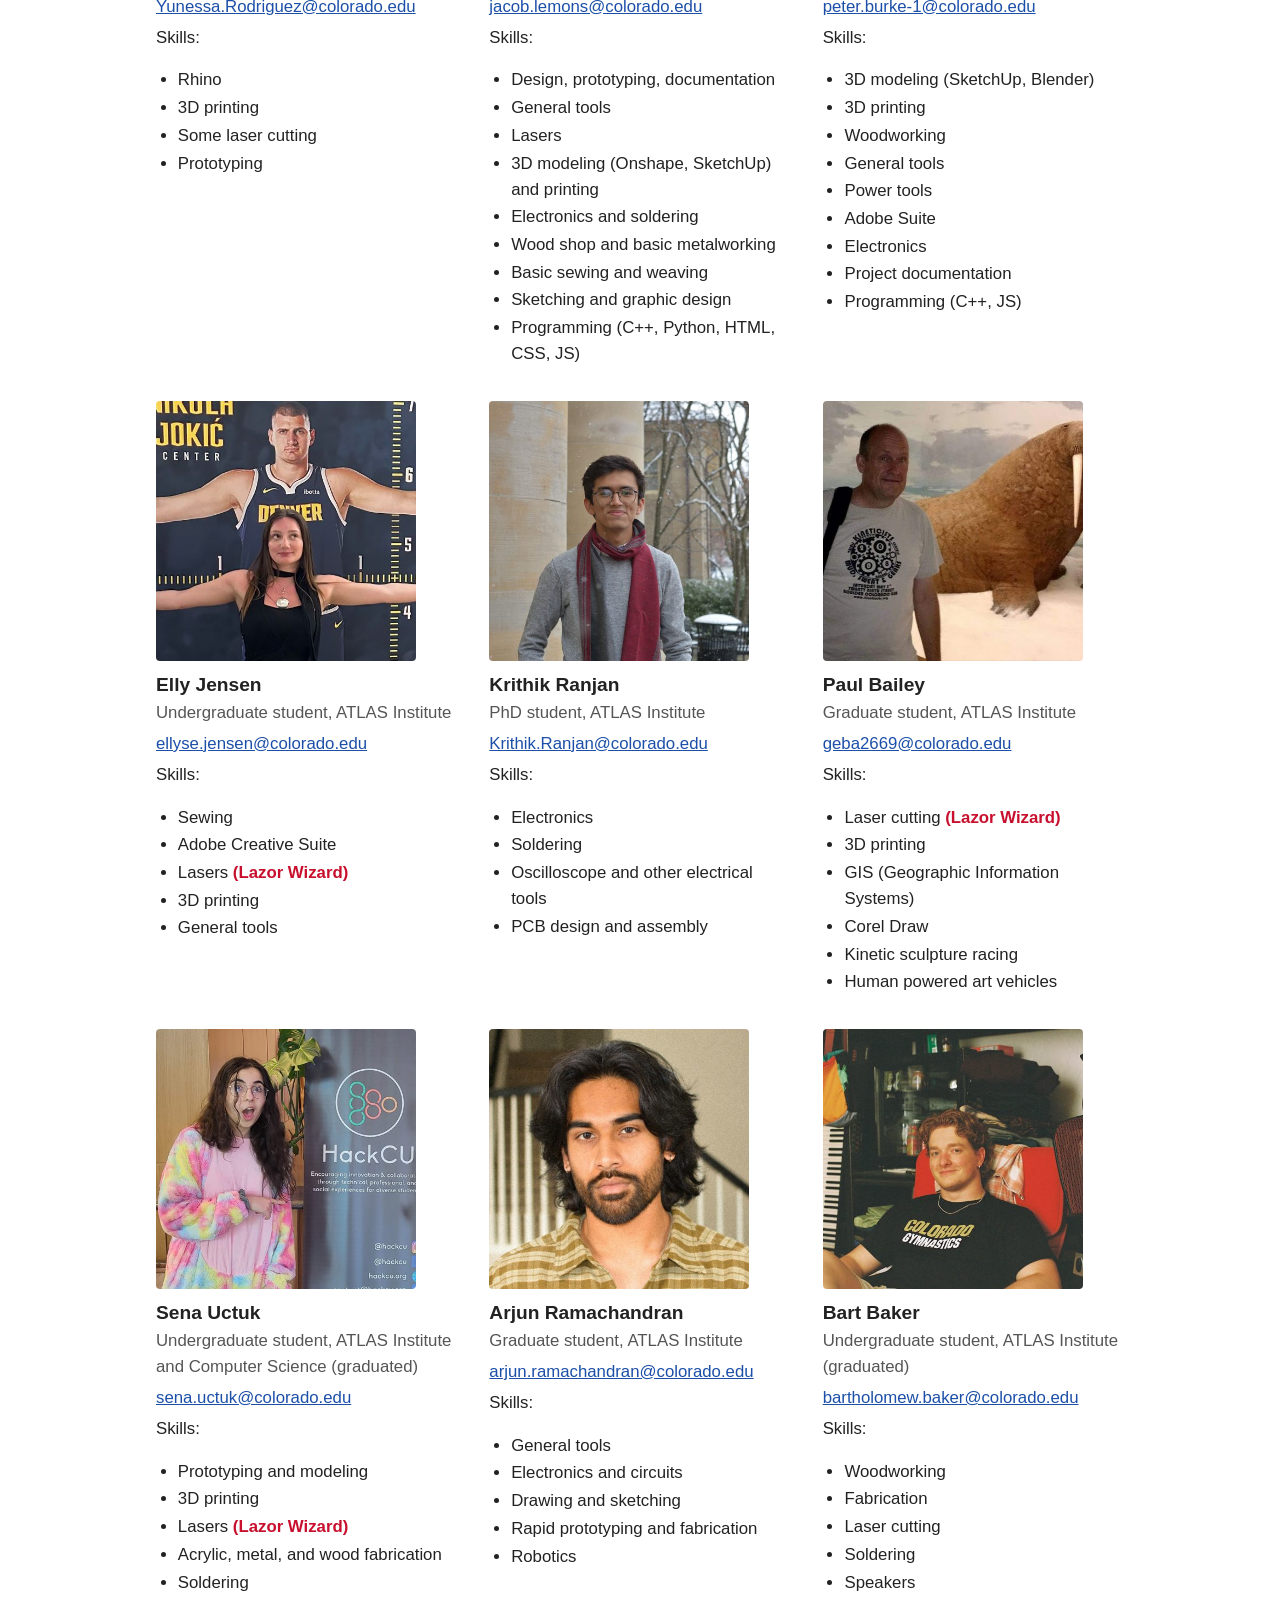
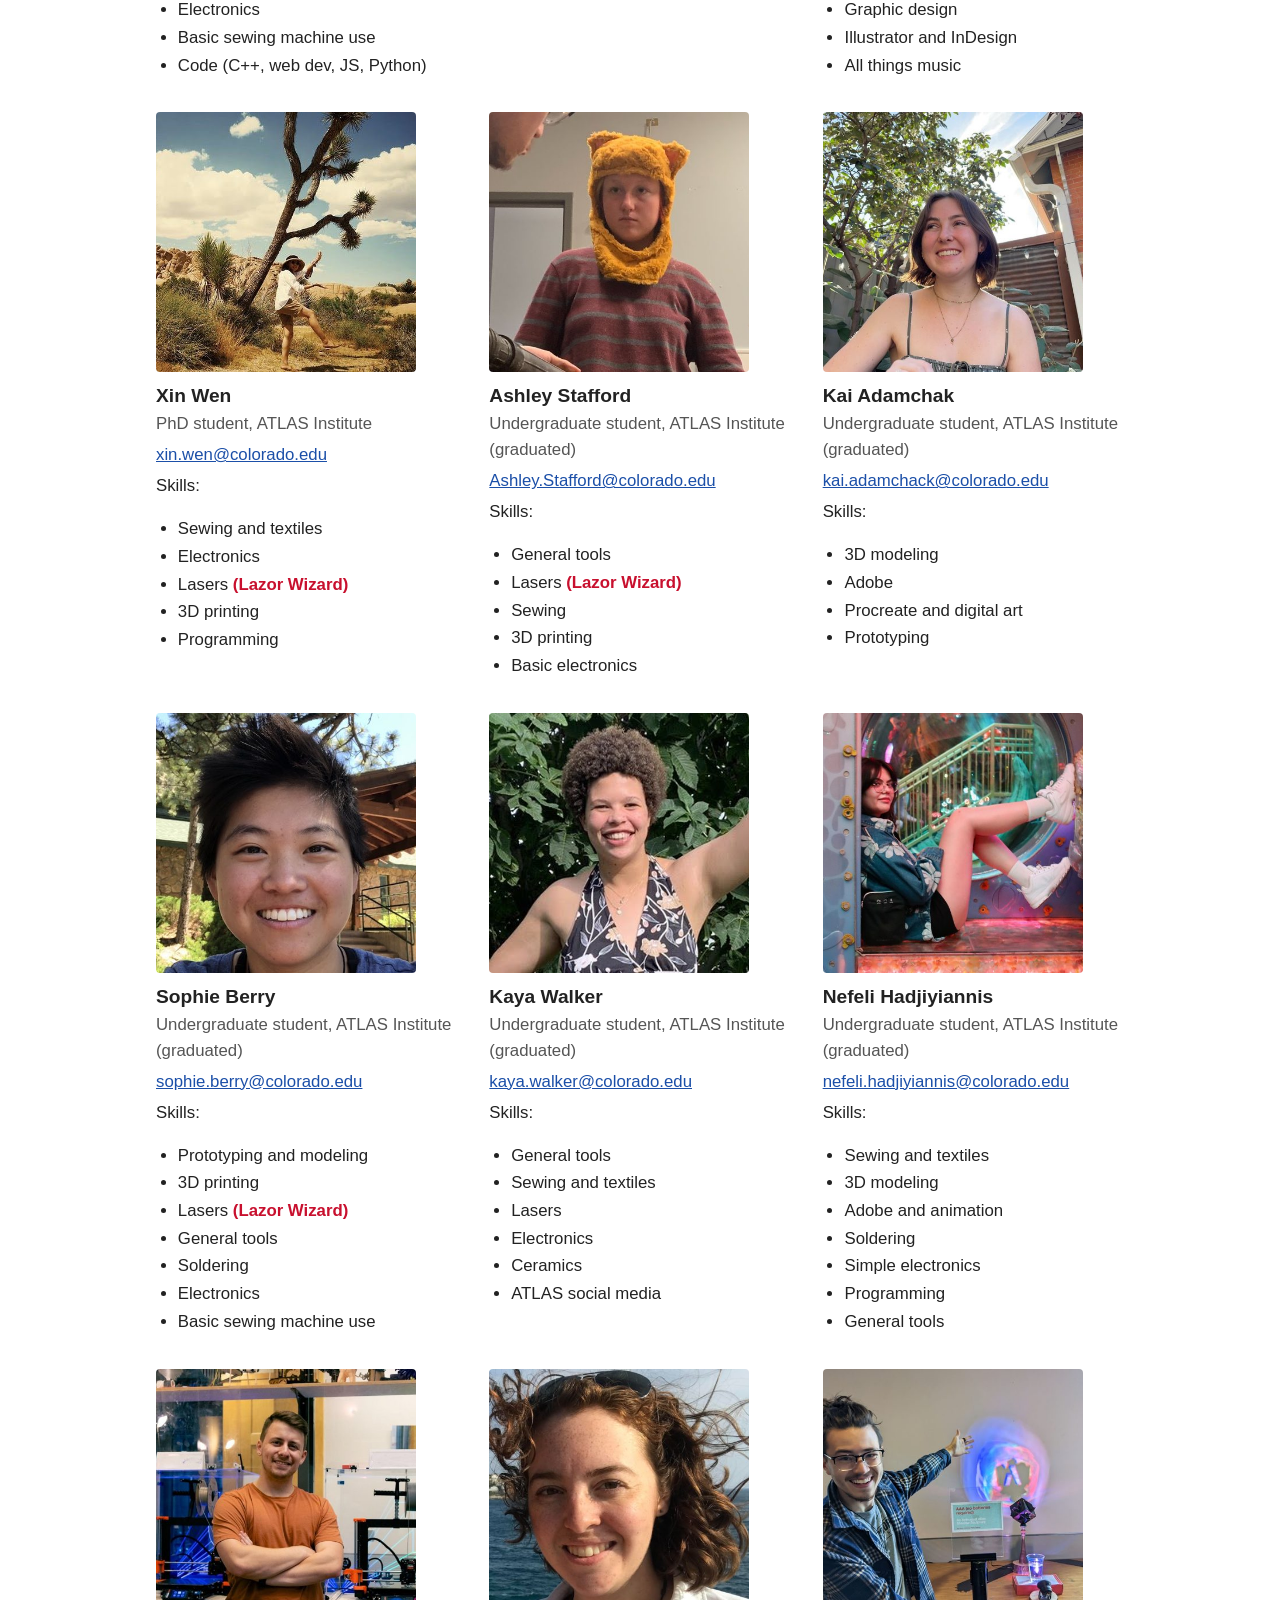
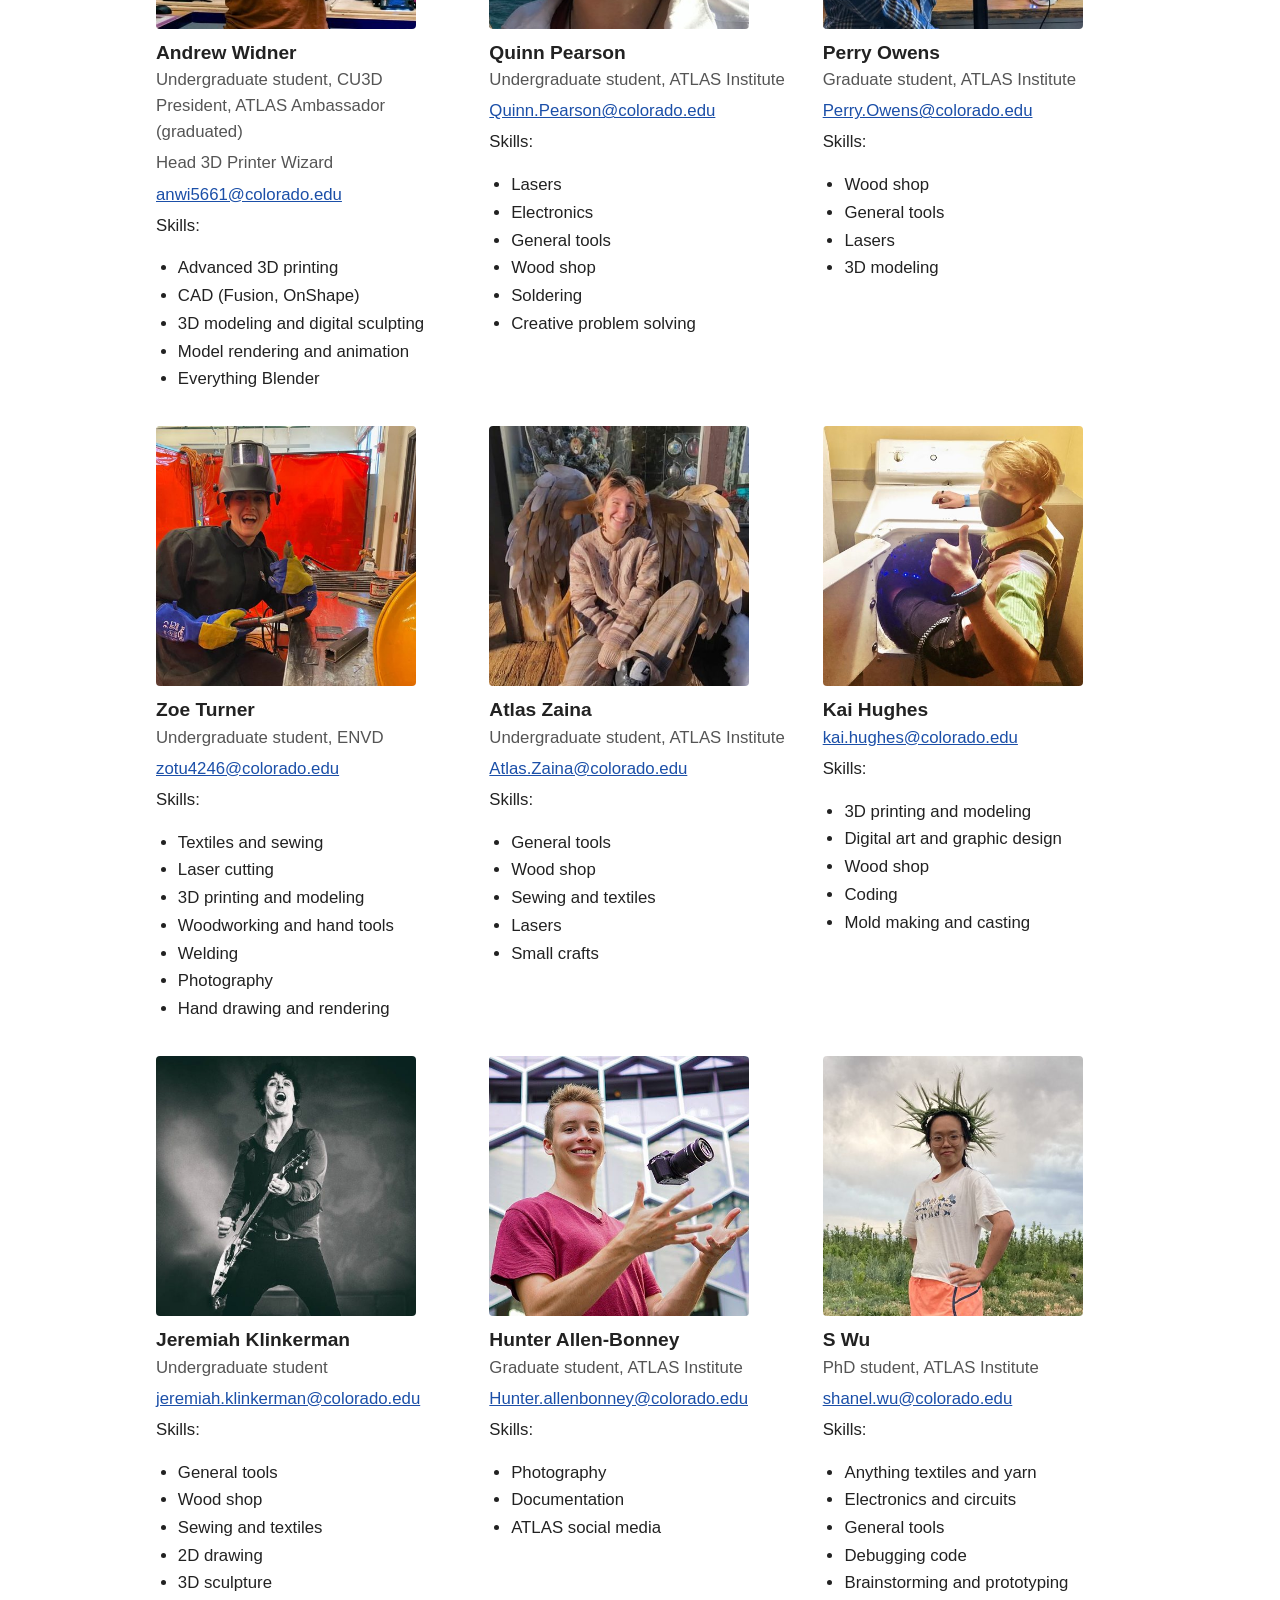
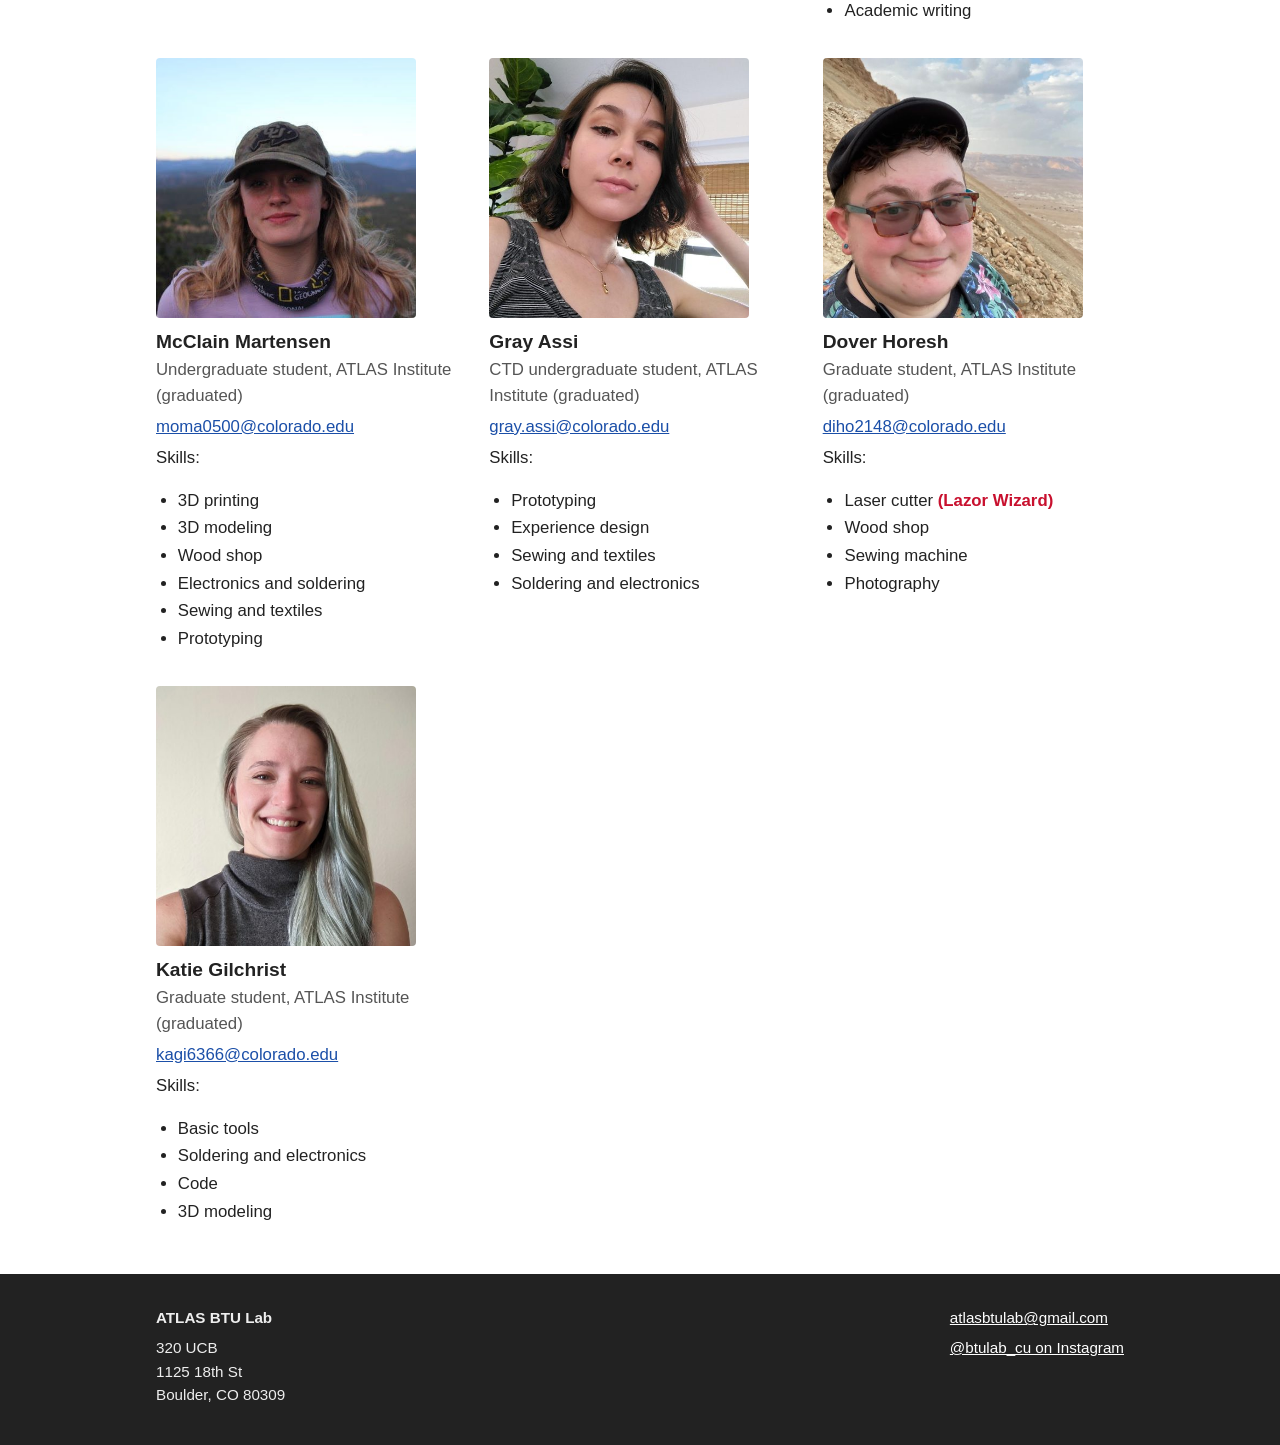
<file: mischief-makers.html>
<!DOCTYPE html>
<html lang="en">
<head>
  <meta charset="UTF-8">
  <meta name="viewport" content="width=device-width, initial-scale=1.0">
  <title>Mischief Makers | BTU Lab</title>
  <link rel="stylesheet" href="style.css">
</head>
<body>
  <header>
    <div class="wrap">
      <a class="brand" href="index.html">
        <img src="images/btu-logo.jpg" alt="BTU Lab logo">
        ATLAS BTU Lab
      </a>
      <input type="checkbox" id="menu-toggle">
      <label for="menu-toggle" class="menu-button">Menu</label>
      <nav>
        <ul>
          <li><a href="index.html">Home</a></li>
          <li>
            <details class="dropdown">
              <summary>Resources</summary>
              <ul>
                <li><a href="tools.html">Tools</a></li>
                <li><a href="wood-shop.html">Wood Shop</a></li>
                <li><a href="sewing-textiles.html">Sewing & Textiles</a></li>
                <li><a href="electronics.html">Electronics</a></li>
                <li><a href="lasers.html">Lasers</a></li>
                <li><a href="3d-printers.html">3D Printers</a></li>
                <li><a href="cnc.html">CNC</a></li>
              </ul>
            </details>
          </li>
          <li><a href="mischief-makers.html" aria-current="page">Staff</a></li>
          <li><a href="rules.html">Rules & Policies</a></li>
          <li><a href="get-involved.html">Get Involved</a></li>
          <li><a href="faculty.html">For Faculty</a></li>
        </ul>
      </nav>
    </div>
  </header>

  <main>
    <div class="wrap">
      <h1>Mischief Makers</h1>

      <p class="intro">Use this directory to contact BTU staff about your interests or questions. Each person lists what they can help with and how to reach them. We love to help.</p>
      <p>Want to join the team? Email Zack Weaver if you're interested in sharing your skills with the community.</p>

      <div class="row">
        <img src="images/staff-01-zack-weaver.jpg" alt="Zack Weaver">
        <div>
          <h2>Zack Weaver, Director</h2>
          <p class="role">Director, BTU Lab and Assistant Teaching Professor, ATLAS Institute</p>
          <p><a href="mailto:zack.weaver@colorado.edu">zack.weaver@colorado.edu</a></p>
          <ul>
            <li>General tools</li>
            <li>Wood shop</li>
            <li>Sewing and textiles</li>
            <li>Electronics</li>
            <li>Lasers <span class="wizard">(Lazor Wizard)</span></li>
            <li>3D printing</li>
            <li>Shaper CNC</li>
          </ul>
        </div>
      </div>

      <h2>Fall 2026 staff</h2>
      <ul class="staff">
        <li>
          <img src="images/staff-02-bella-consentino.jpg" alt="Bella Consentino">
          <h3>Bella Consentino</h3>
          <p class="role">Undergraduate student, ATLAS Institute</p>
          <p class="role"><a href="mailto:Bella.Consentino@colorado.edu">Bella.Consentino@colorado.edu</a></p>
          <p>Skills:</p>
          <ul>
            <li>Wood shop</li>
            <li>Electronics</li>
            <li>Lasers <span class="wizard">(Lazor Wizard)</span></li>
            <li>Soldering</li>
            <li>General tools</li>
            <li>Sewing</li>
            <li>3D printing</li>
            <li>3D modeling (SketchUp and Blender)</li>
            <li>Most of the Adobe Suite</li>
            <li>Programming (C++, Python, JavaScript, Godot, and more)</li>
          </ul>
        </li>
        <li>
          <img src="images/staff-03-keturah-dunn.jpg" alt="Keturah Dunn">
          <h3>Keturah Dunn</h3>
          <p class="role">Undergraduate student, ATLAS Institute</p>
          <p class="role">President of <a href="https://www.instagram.com/cu3dboulder/">CU3D</a> and Head 3D Printing Wizard</p>
          <p class="role"><a href="mailto:kedu1409@colorado.edu">kedu1409@colorado.edu</a></p>
          <p>Skills:</p>
          <ul>
            <li>3D printing (including multicolor)</li>
            <li>3D modeling</li>
            <li>Basic sewing</li>
          </ul>
        </li>
        <li>
          <img src="images/staff-04-vani-chhay.jpg" alt="Vani Chhay">
          <h3>Vani Chhay</h3>
          <p class="role">Undergraduate student, ATLAS Institute</p>
          <p class="role"><a href="mailto:Vanica.Chhay@colorado.edu">Vanica.Chhay@colorado.edu</a></p>
          <p>Skills:</p>
          <ul>
            <li>General tools</li>
            <li>Lasers <span class="wizard">(Lazor Wizard)</span></li>
            <li>Electronics and circuits</li>
            <li>Prototyping and design</li>
            <li>3D printing</li>
            <li>Soldering</li>
            <li>Programming (Arduino, Processing)</li>
            <li>Sewing</li>
          </ul>
        </li>
        <li>
          <img src="images/staff-05-terri-hughes.jpg" alt="Terri Hughes">
          <h3>Terri Hughes</h3>
          <p class="role">Undergraduate student, CMCI</p>
          <p class="role"><a href="mailto:Terri.Hughes@colorado.edu">Terri.Hughes@colorado.edu</a></p>
          <p>Skills:</p>
          <ul>
            <li>General tools</li>
            <li>Sewing (hand and machine)</li>
            <li>Dyeing fabrics</li>
            <li>3D modeling (Autodesk Inventor)</li>
            <li>3D printing</li>
            <li>Wood shop tools</li>
            <li>Chain making (jewelry, spikes, studs)</li>
            <li>Soldering</li>
          </ul>
        </li>
        <li>
          <img src="images/staff-06-leo-heuring.jpg" alt="Leo Heuring">
          <h3>Leo Heuring</h3>
          <p class="role">Undergraduate student, ATLAS Institute</p>
          <p class="role"><a href="mailto:Leo.Heuring@colorado.edu">Leo.Heuring@colorado.edu</a></p>
          <p>Skills:</p>
          <ul>
            <li>3D printing (ask about the CU3D printers)</li>
            <li>3D modeling</li>
            <li>CAD (Solidworks)</li>
            <li>Electronics</li>
            <li>Soldering</li>
            <li>Basic PCB design and assembly</li>
            <li>Programming (Python, Arduino)</li>
            <li>Fabrication</li>
          </ul>
        </li>
        <li>
          <img src="images/staff-07-sage-morgan-larosa.jpg" alt="Sage Morgan-LaRosa">
          <h3>Sage Morgan-LaRosa</h3>
          <p class="role">Undergraduate student, ATLAS Institute</p>
          <p class="role"><a href="mailto:sage.morgan-larosa@colorado.edu">sage.morgan-larosa@colorado.edu</a></p>
          <p>Skills:</p>
          <ul>
            <li>3D modeling (Blender, SketchUp)</li>
            <li>3D printing</li>
            <li>Coding (C++, Java, Python, TypeScript, CSS)</li>
            <li>General electronics</li>
            <li>General tools</li>
          </ul>
        </li>
      </ul>

      <h2>Volunteer and emeritus Mischief Makers</h2>
      <ul class="staff">
        <li>
          <img src="images/staff-08-danny-rankin.jpg" alt="Danny Rankin">
          <h3>Danny Rankin</h3>
          <p class="role">Director, Whaaat!? Lab and Assistant Teaching Professor, ATLAS Institute</p>
          <p class="role"><a href="mailto:danny.rankin@colorado.edu">danny.rankin@colorado.edu</a></p>
          <p>Skills:</p>
          <ul>
            <li>Woodworking</li>
            <li>General shop skills</li>
            <li>Laser cutting <span class="wizard">(Lazor Wizard)</span></li>
            <li>Installation design</li>
            <li>Custom game controllers</li>
          </ul>
        </li>
        <li>
          <img src="images/staff-09-autumn-davis.jpg" alt="Autumn Davis">
          <h3>Autumn Davis</h3>
          <p class="role">Undergraduate student, ATLAS Institute</p>
          <p class="role"><a href="mailto:autumn.davis@colorado.edu">autumn.davis@colorado.edu</a></p>
          <p>Skills:</p>
          <ul>
            <li>General tools</li>
            <li>Sewing (machine and hand)</li>
            <li>Graphic design and design software</li>
            <li>Adobe Suite</li>
            <li>Soldering</li>
            <li>Laser cutting</li>
            <li>Basic 3D printing and modeling</li>
          </ul>
        </li>
        <li>
          <img src="images/staff-10-lucky-bonniwell.jpg" alt="Lucky Bonniwell">
          <h3>Lucky Bonniwell</h3>
          <p class="role">Undergraduate student, ATLAS Institute</p>
          <p class="role"><a href="mailto:thatcher.bonniwell@colorado.edu">thatcher.bonniwell@colorado.edu</a></p>
          <p>Skills:</p>
          <ul>
            <li>Laser cutting</li>
            <li>Woodworking</li>
            <li>General shop skills</li>
            <li>Programming</li>
            <li>3D modeling</li>
            <li>Soldering</li>
          </ul>
        </li>
        <li>
          <img src="images/staff-11-yunessa-rodriguez.jpg" alt="Yunessa Rodriguez">
          <h3>Yunessa Rodriguez</h3>
          <p class="role">Undergraduate student, ATLAS Institute</p>
          <p class="role"><a href="mailto:Yunessa.Rodriguez@colorado.edu">Yunessa.Rodriguez@colorado.edu</a></p>
          <p>Skills:</p>
          <ul>
            <li>Rhino</li>
            <li>3D printing</li>
            <li>Some laser cutting</li>
            <li>Prototyping</li>
          </ul>
        </li>
        <li>
          <img src="images/staff-12-jacob-le-mons.jpg" alt="Jacob Le Mons">
          <h3>Jacob Le Mons</h3>
          <p class="role">Undergraduate student, ATLAS Institute</p>
          <p class="role"><a href="mailto:jacob.lemons@colorado.edu">jacob.lemons@colorado.edu</a></p>
          <p>Skills:</p>
          <ul>
            <li>Design, prototyping, documentation</li>
            <li>General tools</li>
            <li>Lasers</li>
            <li>3D modeling (Onshape, SketchUp) and printing</li>
            <li>Electronics and soldering</li>
            <li>Wood shop and basic metalworking</li>
            <li>Basic sewing and weaving</li>
            <li>Sketching and graphic design</li>
            <li>Programming (C++, Python, HTML, CSS, JS)</li>
          </ul>
        </li>
        <li>
          <img src="images/staff-13-pete-burke.jpg" alt="Pete Burke">
          <h3>Pete Burke</h3>
          <p class="role">Undergraduate student, ATLAS Institute</p>
          <p class="role"><a href="mailto:peter.burke-1@colorado.edu">peter.burke-1@colorado.edu</a></p>
          <p>Skills:</p>
          <ul>
            <li>3D modeling (SketchUp, Blender)</li>
            <li>3D printing</li>
            <li>Woodworking</li>
            <li>General tools</li>
            <li>Power tools</li>
            <li>Adobe Suite</li>
            <li>Electronics</li>
            <li>Project documentation</li>
            <li>Programming (C++, JS)</li>
          </ul>
        </li>
        <li>
          <img src="images/staff-14-elly-jensen.jpg" alt="Elly Jensen">
          <h3>Elly Jensen</h3>
          <p class="role">Undergraduate student, ATLAS Institute</p>
          <p class="role"><a href="mailto:ellyse.jensen@colorado.edu">ellyse.jensen@colorado.edu</a></p>
          <p>Skills:</p>
          <ul>
            <li>Sewing</li>
            <li>Adobe Creative Suite</li>
            <li>Lasers <span class="wizard">(Lazor Wizard)</span></li>
            <li>3D printing</li>
            <li>General tools</li>
          </ul>
        </li>
        <li>
          <img src="images/staff-15-krithik-ranjan.jpg" alt="Krithik Ranjan">
          <h3>Krithik Ranjan</h3>
          <p class="role">PhD student, ATLAS Institute</p>
          <p class="role"><a href="mailto:Krithik.Ranjan@colorado.edu">Krithik.Ranjan@colorado.edu</a></p>
          <p>Skills:</p>
          <ul>
            <li>Electronics</li>
            <li>Soldering</li>
            <li>Oscilloscope and other electrical tools</li>
            <li>PCB design and assembly</li>
          </ul>
        </li>
        <li>
          <img src="images/staff-16-paul-bailey.jpg" alt="Paul Bailey">
          <h3>Paul Bailey</h3>
          <p class="role">Graduate student, ATLAS Institute</p>
          <p class="role"><a href="mailto:geba2669@colorado.edu">geba2669@colorado.edu</a></p>
          <p>Skills:</p>
          <ul>
            <li>Laser cutting <span class="wizard">(Lazor Wizard)</span></li>
            <li>3D printing</li>
            <li>GIS (Geographic Information Systems)</li>
            <li>Corel Draw</li>
            <li>Kinetic sculpture racing</li>
            <li>Human powered art vehicles</li>
          </ul>
        </li>
        <li>
          <img src="images/staff-17-sena-uctuk.jpg" alt="Sena Uctuk">
          <h3>Sena Uctuk</h3>
          <p class="role">Undergraduate student, ATLAS Institute and Computer Science (graduated)</p>
          <p class="role"><a href="mailto:sena.uctuk@colorado.edu">sena.uctuk@colorado.edu</a></p>
          <p>Skills:</p>
          <ul>
            <li>Prototyping and modeling</li>
            <li>3D printing</li>
            <li>Lasers <span class="wizard">(Lazor Wizard)</span></li>
            <li>Acrylic, metal, and wood fabrication</li>
            <li>Soldering</li>
            <li>Electronics</li>
            <li>Basic sewing machine use</li>
            <li>Code (C++, web dev, JS, Python)</li>
          </ul>
        </li>
        <li>
          <img src="images/staff-18-arjun-ramachandran.jpg" alt="Arjun Ramachandran">
          <h3>Arjun Ramachandran</h3>
          <p class="role">Graduate student, ATLAS Institute</p>
          <p class="role"><a href="mailto:arjun.ramachandran@colorado.edu">arjun.ramachandran@colorado.edu</a></p>
          <p>Skills:</p>
          <ul>
            <li>General tools</li>
            <li>Electronics and circuits</li>
            <li>Drawing and sketching</li>
            <li>Rapid prototyping and fabrication</li>
            <li>Robotics</li>
          </ul>
        </li>
        <li>
          <img src="images/staff-19-bart-baker.jpg" alt="Bart Baker">
          <h3>Bart Baker</h3>
          <p class="role">Undergraduate student, ATLAS Institute (graduated)</p>
          <p class="role"><a href="mailto:bartholomew.baker@colorado.edu">bartholomew.baker@colorado.edu</a></p>
          <p>Skills:</p>
          <ul>
            <li>Woodworking</li>
            <li>Fabrication</li>
            <li>Laser cutting</li>
            <li>Soldering</li>
            <li>Speakers</li>
            <li>Graphic design</li>
            <li>Illustrator and InDesign</li>
            <li>All things music</li>
          </ul>
        </li>
        <li>
          <img src="images/staff-20-xin-wen.jpg" alt="Xin Wen">
          <h3>Xin Wen</h3>
          <p class="role">PhD student, ATLAS Institute</p>
          <p class="role"><a href="mailto:xin.wen@colorado.edu">xin.wen@colorado.edu</a></p>
          <p>Skills:</p>
          <ul>
            <li>Sewing and textiles</li>
            <li>Electronics</li>
            <li>Lasers <span class="wizard">(Lazor Wizard)</span></li>
            <li>3D printing</li>
            <li>Programming</li>
          </ul>
        </li>
        <li>
          <img src="images/staff-21-ashley-stafford.jpg" alt="Ashley Stafford">
          <h3>Ashley Stafford</h3>
          <p class="role">Undergraduate student, ATLAS Institute (graduated)</p>
          <p class="role"><a href="mailto:Ashley.Stafford@colorado.edu">Ashley.Stafford@colorado.edu</a></p>
          <p>Skills:</p>
          <ul>
            <li>General tools</li>
            <li>Lasers <span class="wizard">(Lazor Wizard)</span></li>
            <li>Sewing</li>
            <li>3D printing</li>
            <li>Basic electronics</li>
          </ul>
        </li>
        <li>
          <img src="images/staff-22-kai-adamchak.jpg" alt="Kai Adamchak">
          <h3>Kai Adamchak</h3>
          <p class="role">Undergraduate student, ATLAS Institute (graduated)</p>
          <p class="role"><a href="mailto:kai.adamchack@colorado.edu">kai.adamchack@colorado.edu</a></p>
          <p>Skills:</p>
          <ul>
            <li>3D modeling</li>
            <li>Adobe</li>
            <li>Procreate and digital art</li>
            <li>Prototyping</li>
          </ul>
        </li>
        <li>
          <img src="images/staff-23-sophie-berry.jpg" alt="Sophie Berry">
          <h3>Sophie Berry</h3>
          <p class="role">Undergraduate student, ATLAS Institute (graduated)</p>
          <p class="role"><a href="mailto:sophie.berry@colorado.edu">sophie.berry@colorado.edu</a></p>
          <p>Skills:</p>
          <ul>
            <li>Prototyping and modeling</li>
            <li>3D printing</li>
            <li>Lasers <span class="wizard">(Lazor Wizard)</span></li>
            <li>General tools</li>
            <li>Soldering</li>
            <li>Electronics</li>
            <li>Basic sewing machine use</li>
          </ul>
        </li>
        <li>
          <img src="images/staff-24-kaya-walker.jpg" alt="Kaya Walker">
          <h3>Kaya Walker</h3>
          <p class="role">Undergraduate student, ATLAS Institute (graduated)</p>
          <p class="role"><a href="mailto:kaya.walker@colorado.edu">kaya.walker@colorado.edu</a></p>
          <p>Skills:</p>
          <ul>
            <li>General tools</li>
            <li>Sewing and textiles</li>
            <li>Lasers</li>
            <li>Electronics</li>
            <li>Ceramics</li>
            <li>ATLAS social media</li>
          </ul>
        </li>
        <li>
          <img src="images/staff-25-nefeli-hadjiyiannis.jpg" alt="Nefeli Hadjiyiannis">
          <h3>Nefeli Hadjiyiannis</h3>
          <p class="role">Undergraduate student, ATLAS Institute (graduated)</p>
          <p class="role"><a href="mailto:nefeli.hadjiyiannis@colorado.edu">nefeli.hadjiyiannis@colorado.edu</a></p>
          <p>Skills:</p>
          <ul>
            <li>Sewing and textiles</li>
            <li>3D modeling</li>
            <li>Adobe and animation</li>
            <li>Soldering</li>
            <li>Simple electronics</li>
            <li>Programming</li>
            <li>General tools</li>
          </ul>
        </li>
        <li>
          <img src="images/staff-26-andrew-widner.jpg" alt="Andrew Widner">
          <h3>Andrew Widner</h3>
          <p class="role">Undergraduate student, CU3D President, ATLAS Ambassador (graduated)</p>
          <p class="role">Head 3D Printer Wizard</p>
          <p class="role"><a href="mailto:anwi5661@colorado.edu">anwi5661@colorado.edu</a></p>
          <p>Skills:</p>
          <ul>
            <li>Advanced 3D printing</li>
            <li>CAD (Fusion, OnShape)</li>
            <li>3D modeling and digital sculpting</li>
            <li>Model rendering and animation</li>
            <li>Everything Blender</li>
          </ul>
        </li>
        <li>
          <img src="images/staff-27-quinn-pearson.jpg" alt="Quinn Pearson">
          <h3>Quinn Pearson</h3>
          <p class="role">Undergraduate student, ATLAS Institute</p>
          <p class="role"><a href="mailto:Quinn.Pearson@colorado.edu">Quinn.Pearson@colorado.edu</a></p>
          <p>Skills:</p>
          <ul>
            <li>Lasers</li>
            <li>Electronics</li>
            <li>General tools</li>
            <li>Wood shop</li>
            <li>Soldering</li>
            <li>Creative problem solving</li>
          </ul>
        </li>
        <li>
          <img src="images/staff-28-perry-owens.jpg" alt="Perry Owens">
          <h3>Perry Owens</h3>
          <p class="role">Graduate student, ATLAS Institute</p>
          <p class="role"><a href="mailto:Perry.Owens@colorado.edu">Perry.Owens@colorado.edu</a></p>
          <p>Skills:</p>
          <ul>
            <li>Wood shop</li>
            <li>General tools</li>
            <li>Lasers</li>
            <li>3D modeling</li>
          </ul>
        </li>
        <li>
          <img src="images/staff-29-zoe-turner.jpg" alt="Zoe Turner">
          <h3>Zoe Turner</h3>
          <p class="role">Undergraduate student, ENVD</p>
          <p class="role"><a href="mailto:zotu4246@colorado.edu">zotu4246@colorado.edu</a></p>
          <p>Skills:</p>
          <ul>
            <li>Textiles and sewing</li>
            <li>Laser cutting</li>
            <li>3D printing and modeling</li>
            <li>Woodworking and hand tools</li>
            <li>Welding</li>
            <li>Photography</li>
            <li>Hand drawing and rendering</li>
          </ul>
        </li>
        <li>
          <img src="images/staff-30-atlas-zaina.jpg" alt="Atlas Zaina">
          <h3>Atlas Zaina</h3>
          <p class="role">Undergraduate student, ATLAS Institute</p>
          <p class="role"><a href="mailto:Atlas.Zaina@colorado.edu">Atlas.Zaina@colorado.edu</a></p>
          <p>Skills:</p>
          <ul>
            <li>General tools</li>
            <li>Wood shop</li>
            <li>Sewing and textiles</li>
            <li>Lasers</li>
            <li>Small crafts</li>
          </ul>
        </li>
        <li>
          <img src="images/staff-31-kai-hughes.jpg" alt="Kai Hughes">
          <h3>Kai Hughes</h3>
          <p class="role"><a href="mailto:kai.hughes@colorado.edu">kai.hughes@colorado.edu</a></p>
          <p>Skills:</p>
          <ul>
            <li>3D printing and modeling</li>
            <li>Digital art and graphic design</li>
            <li>Wood shop</li>
            <li>Coding</li>
            <li>Mold making and casting</li>
          </ul>
        </li>
        <li>
          <img src="images/staff-32-jeremiah-klinkerman.jpg" alt="Jeremiah Klinkerman">
          <h3>Jeremiah Klinkerman</h3>
          <p class="role">Undergraduate student</p>
          <p class="role"><a href="mailto:jeremiah.klinkerman@colorado.edu">jeremiah.klinkerman@colorado.edu</a></p>
          <p>Skills:</p>
          <ul>
            <li>General tools</li>
            <li>Wood shop</li>
            <li>Sewing and textiles</li>
            <li>2D drawing</li>
            <li>3D sculpture</li>
          </ul>
        </li>
        <li>
          <img src="images/staff-33-hunter-allen-bonney.jpg" alt="Hunter Allen-Bonney">
          <h3>Hunter Allen-Bonney</h3>
          <p class="role">Graduate student, ATLAS Institute</p>
          <p class="role"><a href="mailto:Hunter.allenbonney@colorado.edu">Hunter.allenbonney@colorado.edu</a></p>
          <p>Skills:</p>
          <ul>
            <li>Photography</li>
            <li>Documentation</li>
            <li>ATLAS social media</li>
          </ul>
        </li>
        <li>
          <img src="images/staff-34-s-wu.jpg" alt="S Wu">
          <h3>S Wu</h3>
          <p class="role">PhD student, ATLAS Institute</p>
          <p class="role"><a href="mailto:shanel.wu@colorado.edu">shanel.wu@colorado.edu</a></p>
          <p>Skills:</p>
          <ul>
            <li>Anything textiles and yarn</li>
            <li>Electronics and circuits</li>
            <li>General tools</li>
            <li>Debugging code</li>
            <li>Brainstorming and prototyping</li>
            <li>Academic writing</li>
          </ul>
        </li>
        <li>
          <img src="images/staff-35-mcclain-martensen.jpg" alt="McClain Martensen">
          <h3>McClain Martensen</h3>
          <p class="role">Undergraduate student, ATLAS Institute (graduated)</p>
          <p class="role"><a href="mailto:moma0500@colorado.edu">moma0500@colorado.edu</a></p>
          <p>Skills:</p>
          <ul>
            <li>3D printing</li>
            <li>3D modeling</li>
            <li>Wood shop</li>
            <li>Electronics and soldering</li>
            <li>Sewing and textiles</li>
            <li>Prototyping</li>
          </ul>
        </li>
        <li>
          <img src="images/staff-36-gray-assi.jpg" alt="Gray Assi">
          <h3>Gray Assi</h3>
          <p class="role">CTD undergraduate student, ATLAS Institute (graduated)</p>
          <p class="role"><a href="mailto:gray.assi@colorado.edu">gray.assi@colorado.edu</a></p>
          <p>Skills:</p>
          <ul>
            <li>Prototyping</li>
            <li>Experience design</li>
            <li>Sewing and textiles</li>
            <li>Soldering and electronics</li>
          </ul>
        </li>
        <li>
          <img src="images/staff-37-dover-horesh.jpg" alt="Dover Horesh">
          <h3>Dover Horesh</h3>
          <p class="role">Graduate student, ATLAS Institute (graduated)</p>
          <p class="role"><a href="mailto:diho2148@colorado.edu">diho2148@colorado.edu</a></p>
          <p>Skills:</p>
          <ul>
            <li>Laser cutter <span class="wizard">(Lazor Wizard)</span></li>
            <li>Wood shop</li>
            <li>Sewing machine</li>
            <li>Photography</li>
          </ul>
        </li>
        <li>
          <img src="images/staff-38-katie-gilchrist.jpg" alt="Katie Gilchrist">
          <h3>Katie Gilchrist</h3>
          <p class="role">Graduate student, ATLAS Institute (graduated)</p>
          <p class="role"><a href="mailto:kagi6366@colorado.edu">kagi6366@colorado.edu</a></p>
          <p>Skills:</p>
          <ul>
            <li>Basic tools</li>
            <li>Soldering and electronics</li>
            <li>Code</li>
            <li>3D modeling</li>
          </ul>
        </li>
      </ul>
    </div>
  </main>

  <footer>
    <div class="wrap">
      <div>
        <p><strong>ATLAS BTU Lab</strong></p>
        <address>
          <p>320 UCB<br>1125 18th St<br>Boulder, CO 80309</p>
        </address>
      </div>
      <div>
        <p><a href="mailto:atlasbtulab@gmail.com">atlasbtulab@gmail.com</a></p>
        <p><a href="https://www.instagram.com/btulab_cu/">@btulab_cu on Instagram</a></p>
      </div>
    </div>
  </footer>
</body>
</html>
</file>
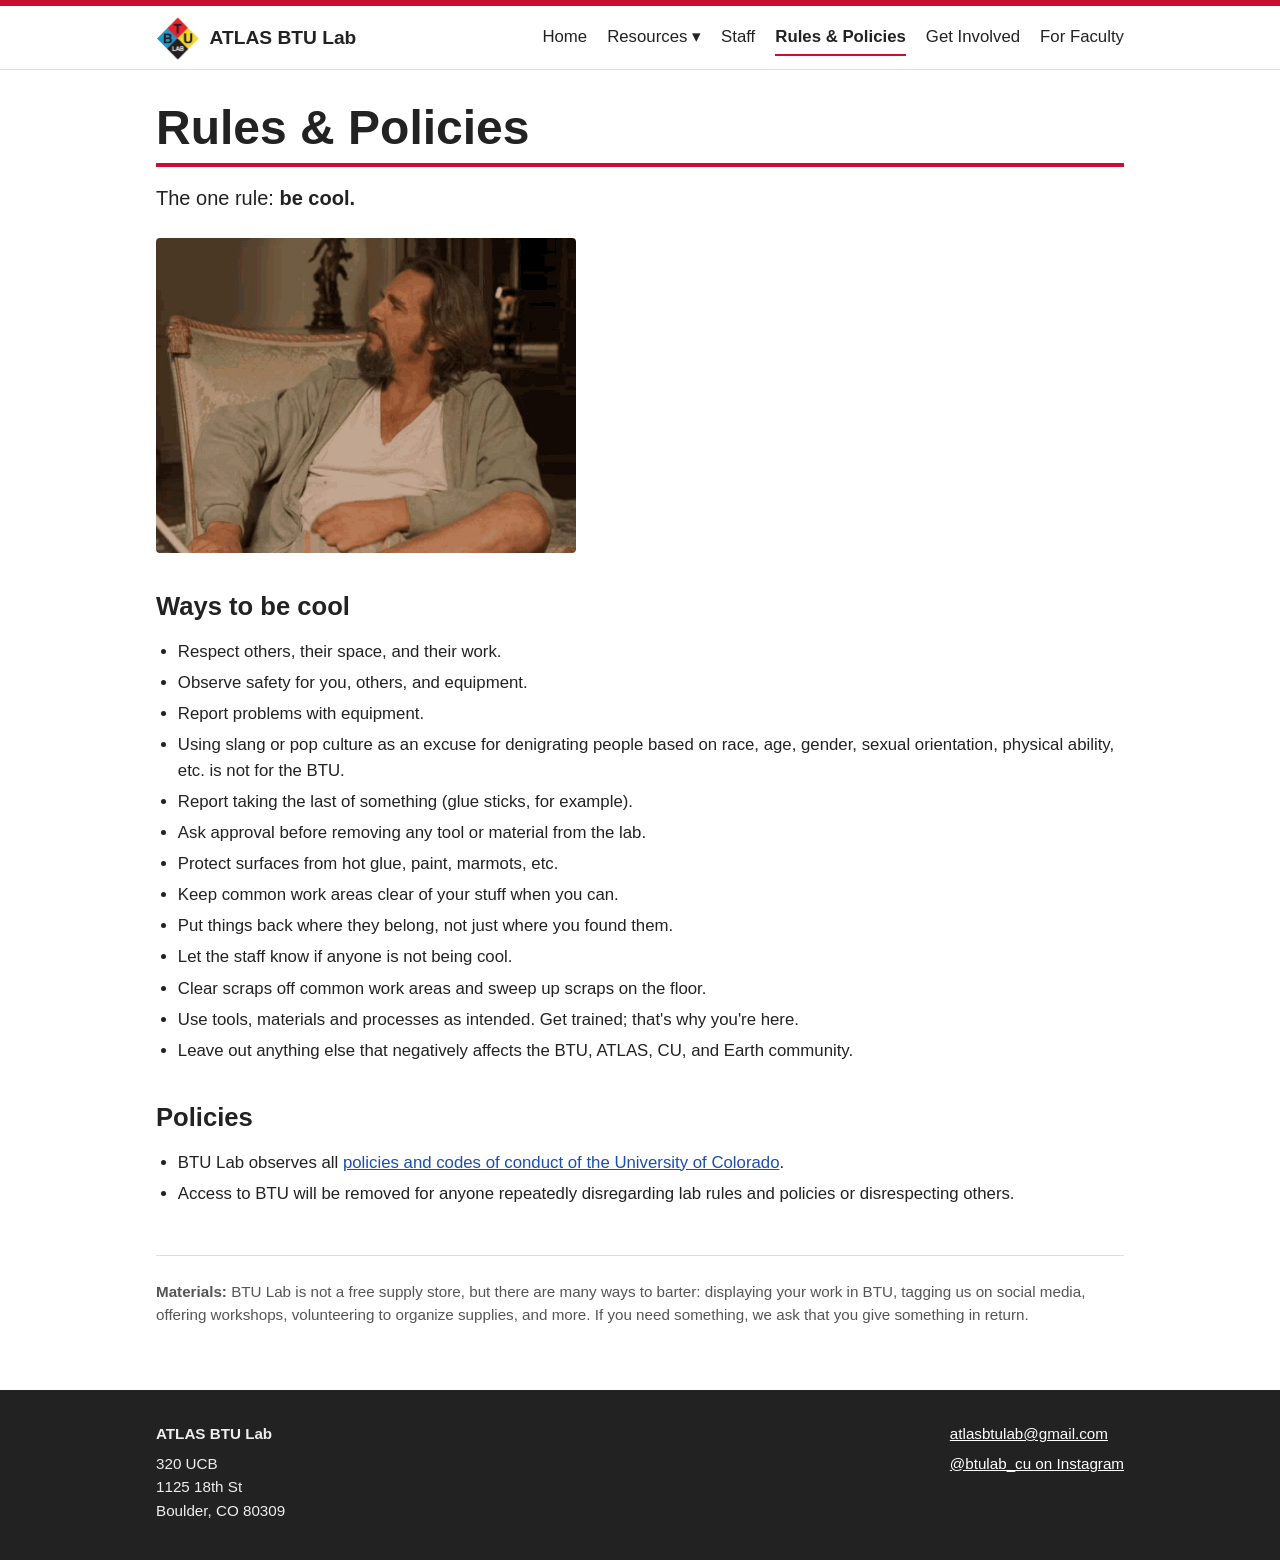
<file: rules.html>
<!DOCTYPE html>
<html lang="en">
<head>
  <meta charset="UTF-8">
  <meta name="viewport" content="width=device-width, initial-scale=1.0">
  <title>Rules & Policies | BTU Lab</title>
  <link rel="stylesheet" href="style.css">
</head>
<body>
  <header>
    <div class="wrap">
      <a class="brand" href="index.html">
        <img src="images/btu-logo.jpg" alt="BTU Lab logo">
        ATLAS BTU Lab
      </a>
      <input type="checkbox" id="menu-toggle">
      <label for="menu-toggle" class="menu-button">Menu</label>
      <nav>
        <ul>
          <li><a href="index.html">Home</a></li>
          <li>
            <details class="dropdown">
              <summary>Resources</summary>
              <ul>
                <li><a href="tools.html">Tools</a></li>
                <li><a href="wood-shop.html">Wood Shop</a></li>
                <li><a href="sewing-textiles.html">Sewing & Textiles</a></li>
                <li><a href="electronics.html">Electronics</a></li>
                <li><a href="lasers.html">Lasers</a></li>
                <li><a href="3d-printers.html">3D Printers</a></li>
                <li><a href="cnc.html">CNC</a></li>
              </ul>
            </details>
          </li>
          <li><a href="mischief-makers.html">Staff</a></li>
          <li><a href="rules.html" aria-current="page">Rules & Policies</a></li>
          <li><a href="get-involved.html">Get Involved</a></li>
          <li><a href="faculty.html">For Faculty</a></li>
        </ul>
      </nav>
    </div>
  </header>

  <main>
    <div class="wrap">
      <h1>Rules & Policies</h1>

      <p class="intro">The one rule: <strong>be cool.</strong></p>

      <img class="figure" src="images/rules.jpg" alt="The Dude from The Big Lebowski, abiding">

      <h2>Ways to be cool</h2>
      <ul>
        <li>Respect others, their space, and their work.</li>
        <li>Observe safety for you, others, and equipment.</li>
        <li>Report problems with equipment.</li>
        <li>Using slang or pop culture as an excuse for denigrating people based on race, age, gender, sexual orientation, physical ability, etc. is not for the BTU.</li>
        <li>Report taking the last of something (glue sticks, for example).</li>
        <li>Ask approval before removing any tool or material from the lab.</li>
        <li>Protect surfaces from hot glue, paint, marmots, etc.</li>
        <li>Keep common work areas clear of your stuff when you can.</li>
        <li>Put things back where they belong, not just where you found them.</li>
        <li>Let the staff know if anyone is not being cool.</li>
        <li>Clear scraps off common work areas and sweep up scraps on the floor.</li>
        <li>Use tools, materials and processes as intended. Get trained; that's why you're here.</li>
        <li>Leave out anything else that negatively affects the BTU, ATLAS, CU, and Earth community.</li>
      </ul>

      <h2>Policies</h2>
      <ul>
        <li>BTU Lab observes all <a href="https://www.cu.edu/ope/aps/2027">policies and codes of conduct of the University of Colorado</a>.</li>
        <li>Access to BTU will be removed for anyone repeatedly disregarding lab rules and policies or disrespecting others.</li>
      </ul>

      <aside class="materials">
        <p><strong>Materials:</strong> BTU Lab is not a free supply store, but there are many ways to barter: displaying your work in BTU, tagging us on social media, offering workshops, volunteering to organize supplies, and more. If you need something, we ask that you give something in return.</p>
      </aside>
    </div>
  </main>

  <footer>
    <div class="wrap">
      <div>
        <p><strong>ATLAS BTU Lab</strong></p>
        <address>
          <p>320 UCB<br>1125 18th St<br>Boulder, CO 80309</p>
        </address>
      </div>
      <div>
        <p><a href="mailto:atlasbtulab@gmail.com">atlasbtulab@gmail.com</a></p>
        <p><a href="https://www.instagram.com/btulab_cu/">@btulab_cu on Instagram</a></p>
      </div>
    </div>
  </footer>
</body>
</html>
</file>
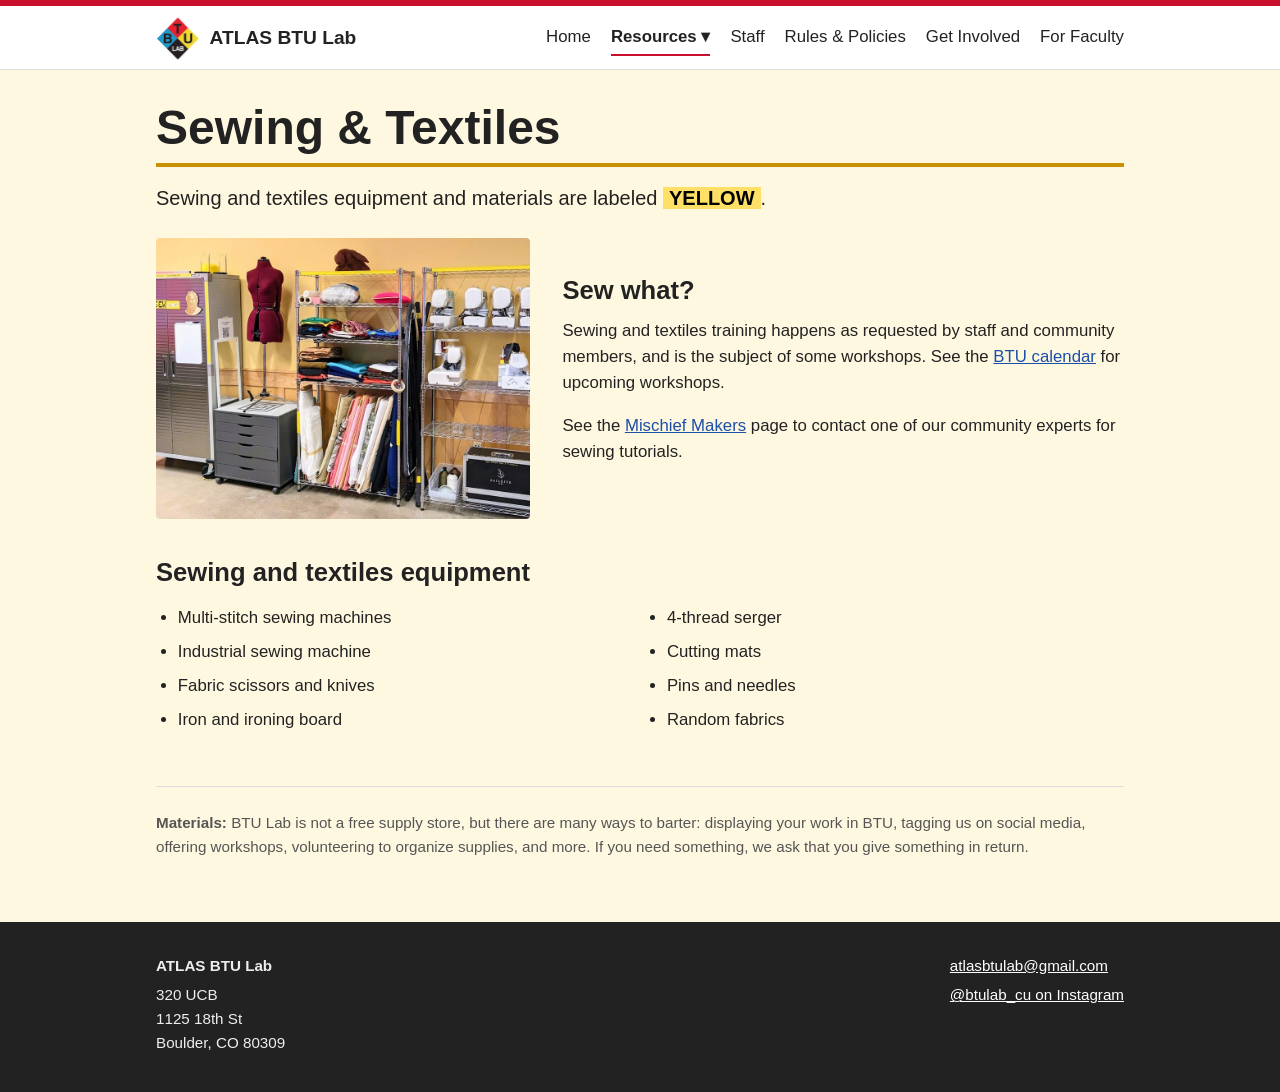
<file: sewing-textiles.html>
<!DOCTYPE html>
<html lang="en">
<head>
  <meta charset="UTF-8">
  <meta name="viewport" content="width=device-width, initial-scale=1.0">
  <title>Sewing & Textiles | BTU Lab</title>
  <link rel="stylesheet" href="style.css">
</head>
<body class="yellow">
  <header>
    <div class="wrap">
      <a class="brand" href="index.html">
        <img src="images/btu-logo.jpg" alt="BTU Lab logo">
        ATLAS BTU Lab
      </a>
      <input type="checkbox" id="menu-toggle">
      <label for="menu-toggle" class="menu-button">Menu</label>
      <nav>
        <ul>
          <li><a href="index.html">Home</a></li>
          <li>
            <details class="dropdown">
              <summary class="current">Resources</summary>
              <ul>
                <li><a href="tools.html">Tools</a></li>
                <li><a href="wood-shop.html">Wood Shop</a></li>
                <li><a href="sewing-textiles.html" aria-current="page">Sewing & Textiles</a></li>
                <li><a href="electronics.html">Electronics</a></li>
                <li><a href="lasers.html">Lasers</a></li>
                <li><a href="3d-printers.html">3D Printers</a></li>
                <li><a href="cnc.html">CNC</a></li>
              </ul>
            </details>
          </li>
          <li><a href="mischief-makers.html">Staff</a></li>
          <li><a href="rules.html">Rules & Policies</a></li>
          <li><a href="get-involved.html">Get Involved</a></li>
          <li><a href="faculty.html">For Faculty</a></li>
        </ul>
      </nav>
    </div>
  </header>

  <main>
    <div class="wrap">
      <h1>Sewing & Textiles</h1>

      <p class="intro">Sewing and textiles equipment and materials are labeled <span class="tag yellow">YELLOW</span>.</p>

      <div class="row">
        <img src="images/sewing.jpg" alt="Sewing machines and fabric in the BTU Lab">
        <div>
          <h2>Sew what?</h2>
          <p>Sewing and textiles training happens as requested by staff and community members, and is the subject of some workshops. See the <a href="index.html#calendar">BTU calendar</a> for upcoming workshops.</p>
          <p>See the <a href="mischief-makers.html">Mischief Makers</a> page to contact one of our community experts for sewing tutorials.</p>
        </div>
      </div>

      <h2>Sewing and textiles equipment</h2>
      <ul class="two-col">
        <li>Multi-stitch sewing machines</li>
        <li>4-thread serger</li>
        <li>Industrial sewing machine</li>
        <li>Cutting mats</li>
        <li>Fabric scissors and knives</li>
        <li>Pins and needles</li>
        <li>Iron and ironing board</li>
        <li>Random fabrics</li>
      </ul>

      <aside class="materials">
        <p><strong>Materials:</strong> BTU Lab is not a free supply store, but there are many ways to barter: displaying your work in BTU, tagging us on social media, offering workshops, volunteering to organize supplies, and more. If you need something, we ask that you give something in return.</p>
      </aside>
    </div>
  </main>

  <footer>
    <div class="wrap">
      <div>
        <p><strong>ATLAS BTU Lab</strong></p>
        <address>
          <p>320 UCB<br>1125 18th St<br>Boulder, CO 80309</p>
        </address>
      </div>
      <div>
        <p><a href="mailto:atlasbtulab@gmail.com">atlasbtulab@gmail.com</a></p>
        <p><a href="https://www.instagram.com/btulab_cu/">@btulab_cu on Instagram</a></p>
      </div>
    </div>
  </footer>
</body>
</html>
</file>
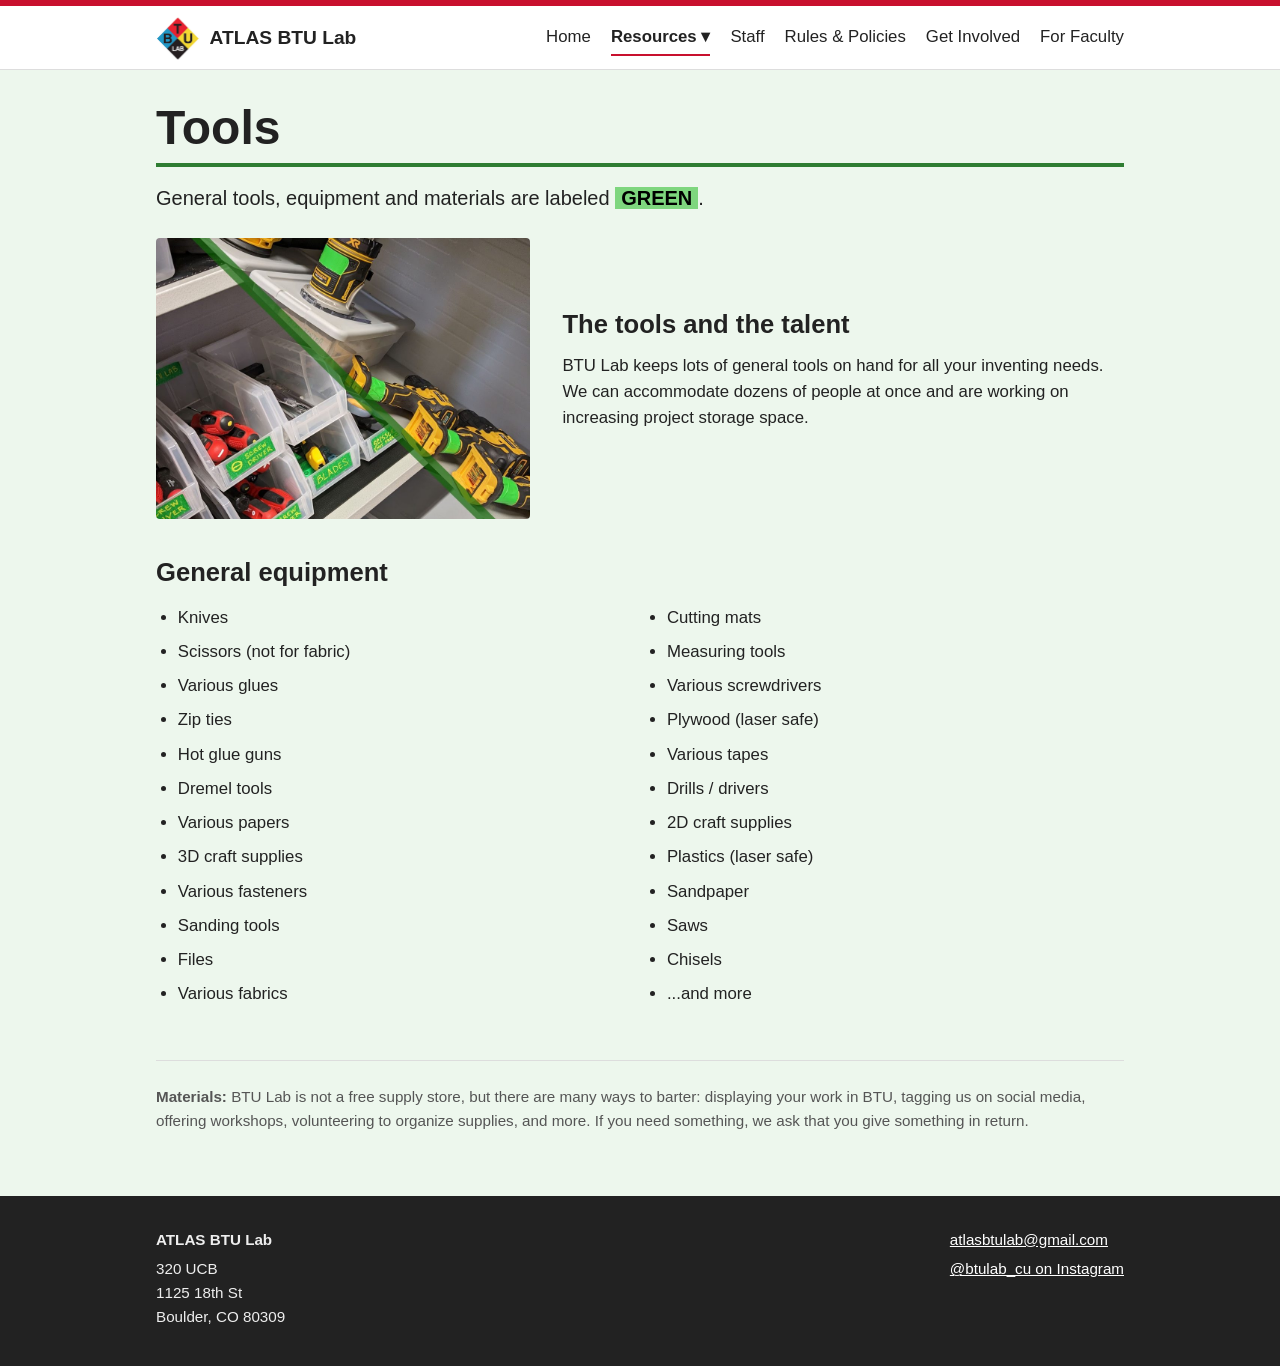
<file: tools.html>
<!DOCTYPE html>
<html lang="en">
<head>
  <meta charset="UTF-8">
  <meta name="viewport" content="width=device-width, initial-scale=1.0">
  <title>Tools | BTU Lab</title>
  <link rel="stylesheet" href="style.css">
</head>
<body class="green">
  <header>
    <div class="wrap">
      <a class="brand" href="index.html">
        <img src="images/btu-logo.jpg" alt="BTU Lab logo">
        ATLAS BTU Lab
      </a>
      <input type="checkbox" id="menu-toggle">
      <label for="menu-toggle" class="menu-button">Menu</label>
      <nav>
        <ul>
          <li><a href="index.html">Home</a></li>
          <li>
            <details class="dropdown">
              <summary class="current">Resources</summary>
              <ul>
                <li><a href="tools.html" aria-current="page">Tools</a></li>
                <li><a href="wood-shop.html">Wood Shop</a></li>
                <li><a href="sewing-textiles.html">Sewing & Textiles</a></li>
                <li><a href="electronics.html">Electronics</a></li>
                <li><a href="lasers.html">Lasers</a></li>
                <li><a href="3d-printers.html">3D Printers</a></li>
                <li><a href="cnc.html">CNC</a></li>
              </ul>
            </details>
          </li>
          <li><a href="mischief-makers.html">Staff</a></li>
          <li><a href="rules.html">Rules & Policies</a></li>
          <li><a href="get-involved.html">Get Involved</a></li>
          <li><a href="faculty.html">For Faculty</a></li>
        </ul>
      </nav>
    </div>
  </header>

  <main>
    <div class="wrap">
      <h1>Tools</h1>

      <p class="intro">General tools, equipment and materials are labeled <span class="tag green">GREEN</span>.</p>

      <div class="row">
        <img src="images/tools.jpg" alt="Bins of hand tools and cordless drills on a shelf in the BTU Lab">
        <div>
          <h2>The tools and the talent</h2>
          <p>BTU Lab keeps lots of general tools on hand for all your inventing needs. We can accommodate dozens of people at once and are working on increasing project storage space.</p>
        </div>
      </div>

      <h2>General equipment</h2>
      <ul class="two-col">
        <li>Knives</li>
        <li>Cutting mats</li>
        <li>Scissors (not for fabric)</li>
        <li>Measuring tools</li>
        <li>Various glues</li>
        <li>Various screwdrivers</li>
        <li>Zip ties</li>
        <li>Plywood (laser safe)</li>
        <li>Hot glue guns</li>
        <li>Various tapes</li>
        <li>Dremel tools</li>
        <li>Drills / drivers</li>
        <li>Various papers</li>
        <li>2D craft supplies</li>
        <li>3D craft supplies</li>
        <li>Plastics (laser safe)</li>
        <li>Various fasteners</li>
        <li>Sandpaper</li>
        <li>Sanding tools</li>
        <li>Saws</li>
        <li>Files</li>
        <li>Chisels</li>
        <li>Various fabrics</li>
        <li>...and more</li>
      </ul>

      <aside class="materials">
        <p><strong>Materials:</strong> BTU Lab is not a free supply store, but there are many ways to barter: displaying your work in BTU, tagging us on social media, offering workshops, volunteering to organize supplies, and more. If you need something, we ask that you give something in return.</p>
      </aside>
    </div>
  </main>

  <footer>
    <div class="wrap">
      <div>
        <p><strong>ATLAS BTU Lab</strong></p>
        <address>
          <p>320 UCB<br>1125 18th St<br>Boulder, CO 80309</p>
        </address>
      </div>
      <div>
        <p><a href="mailto:atlasbtulab@gmail.com">atlasbtulab@gmail.com</a></p>
        <p><a href="https://www.instagram.com/btulab_cu/">@btulab_cu on Instagram</a></p>
      </div>
    </div>
  </footer>
</body>
</html>
</file>
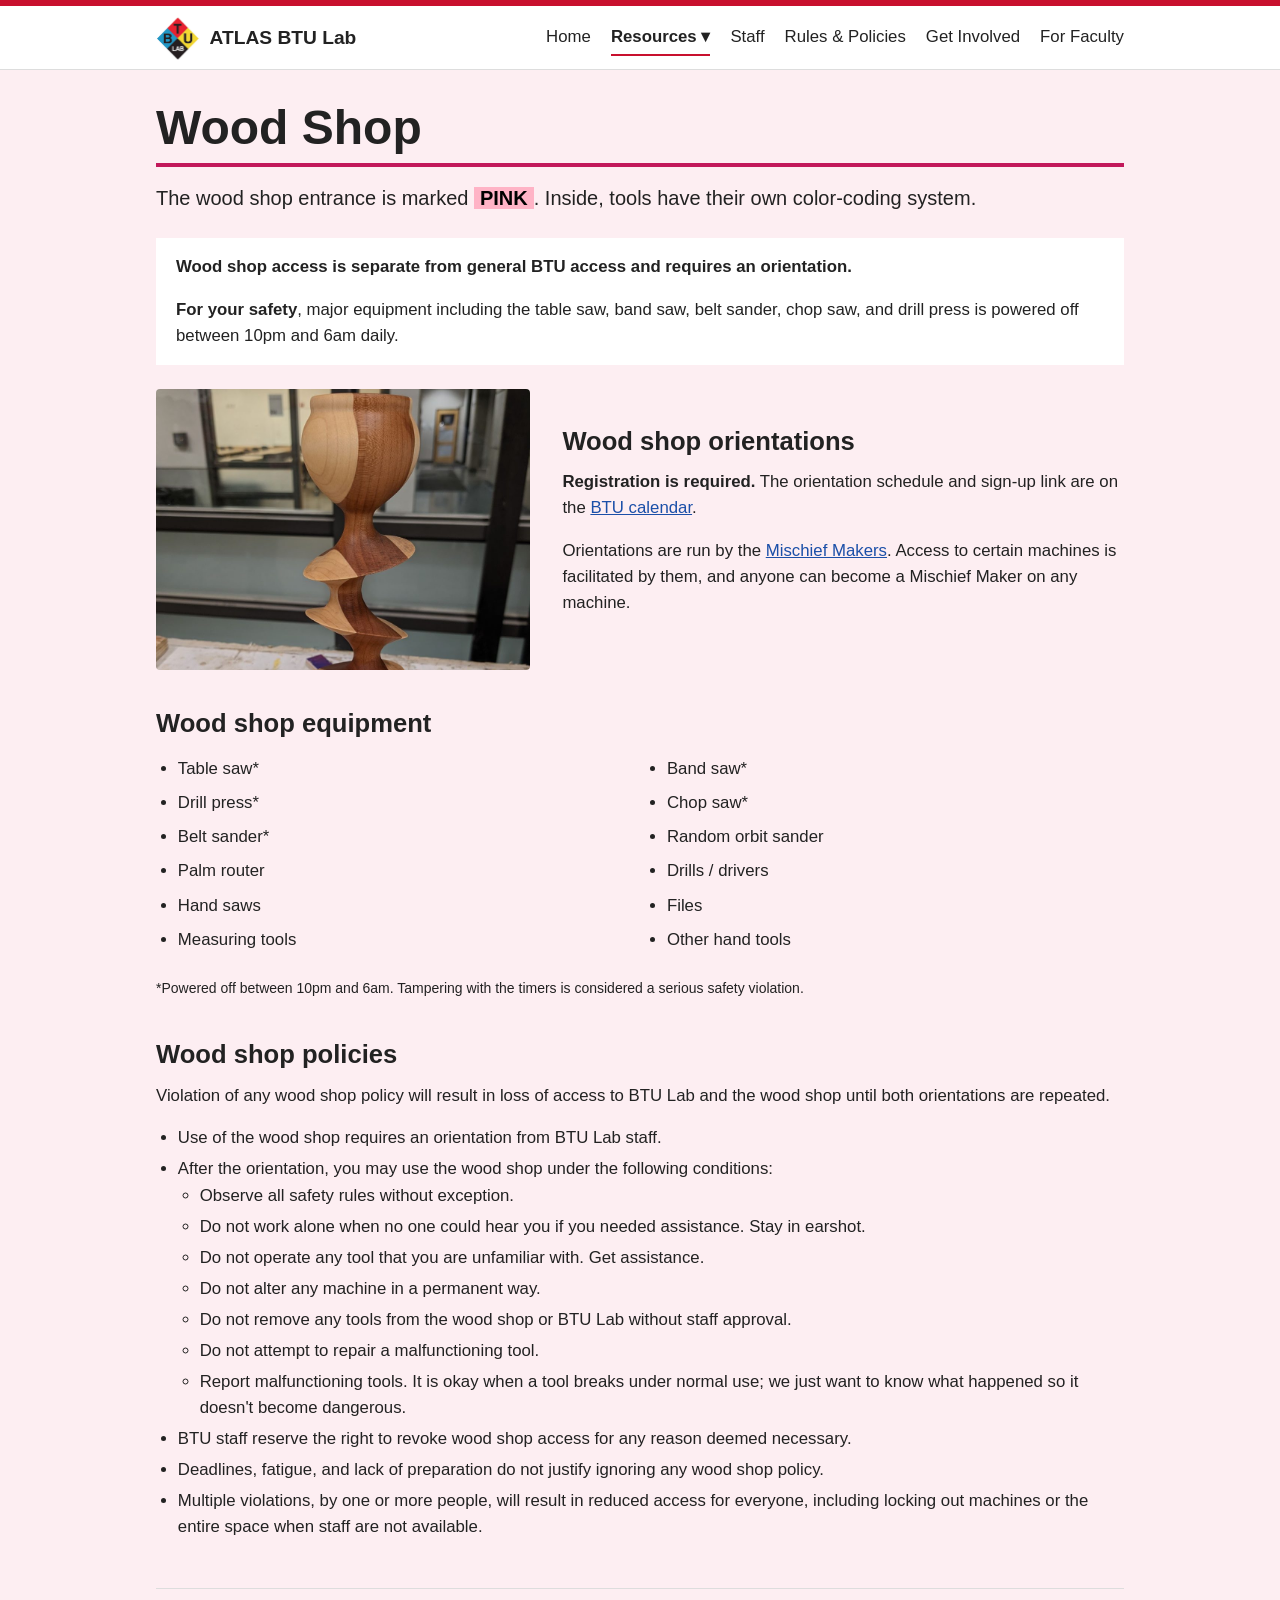
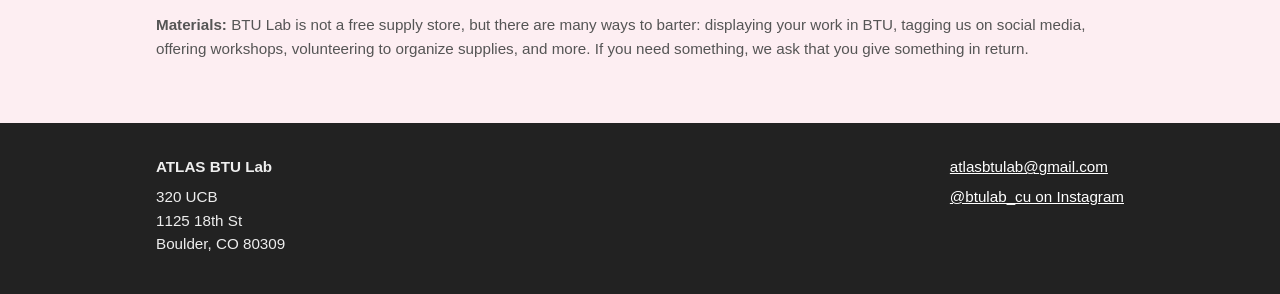
<file: wood-shop.html>
<!DOCTYPE html>
<html lang="en">
<head>
  <meta charset="UTF-8">
  <meta name="viewport" content="width=device-width, initial-scale=1.0">
  <title>Wood Shop | BTU Lab</title>
  <link rel="stylesheet" href="style.css">
</head>
<body class="pink">
  <header>
    <div class="wrap">
      <a class="brand" href="index.html">
        <img src="images/btu-logo.jpg" alt="BTU Lab logo">
        ATLAS BTU Lab
      </a>
      <input type="checkbox" id="menu-toggle">
      <label for="menu-toggle" class="menu-button">Menu</label>
      <nav>
        <ul>
          <li><a href="index.html">Home</a></li>
          <li>
            <details class="dropdown">
              <summary class="current">Resources</summary>
              <ul>
                <li><a href="tools.html">Tools</a></li>
                <li><a href="wood-shop.html" aria-current="page">Wood Shop</a></li>
                <li><a href="sewing-textiles.html">Sewing & Textiles</a></li>
                <li><a href="electronics.html">Electronics</a></li>
                <li><a href="lasers.html">Lasers</a></li>
                <li><a href="3d-printers.html">3D Printers</a></li>
                <li><a href="cnc.html">CNC</a></li>
              </ul>
            </details>
          </li>
          <li><a href="mischief-makers.html">Staff</a></li>
          <li><a href="rules.html">Rules & Policies</a></li>
          <li><a href="get-involved.html">Get Involved</a></li>
          <li><a href="faculty.html">For Faculty</a></li>
        </ul>
      </nav>
    </div>
  </header>

  <main>
    <div class="wrap">
      <h1>Wood Shop</h1>

      <p class="intro">The wood shop entrance is marked <span class="tag pink">PINK</span>. Inside, tools have their own color-coding system.</p>

      <div class="notice">
        <p><strong>Wood shop access is separate from general BTU access and requires an orientation.</strong></p>
        <p><strong>For your safety</strong>, major equipment including the table saw, band saw, belt sander, chop saw, and drill press is powered off between 10pm and 6am daily.</p>
      </div>

      <div class="row">
        <img src="images/wood-shop.jpg" alt="The BTU Lab wood shop with a table saw and workbenches">
        <div>
          <h2>Wood shop orientations</h2>
          <p><strong>Registration is required.</strong> The orientation schedule and sign-up link are on the <a href="index.html#calendar">BTU calendar</a>.</p>
          <p>Orientations are run by the <a href="mischief-makers.html">Mischief Makers</a>. Access to certain machines is facilitated by them, and anyone can become a Mischief Maker on any machine.</p>
        </div>
      </div>

      <h2>Wood shop equipment</h2>
      <ul class="two-col">
        <li>Table saw*</li>
        <li>Band saw*</li>
        <li>Drill press*</li>
        <li>Chop saw*</li>
        <li>Belt sander*</li>
        <li>Random orbit sander</li>
        <li>Palm router</li>
        <li>Drills / drivers</li>
        <li>Hand saws</li>
        <li>Files</li>
        <li>Measuring tools</li>
        <li>Other hand tools</li>
      </ul>
      <p><small>*Powered off between 10pm and 6am. Tampering with the timers is considered a serious safety violation.</small></p>

      <h2>Wood shop policies</h2>
      <p>Violation of any wood shop policy will result in loss of access to BTU Lab and the wood shop until both orientations are repeated.</p>
      <ul>
        <li>Use of the wood shop requires an orientation from BTU Lab staff.</li>
        <li>After the orientation, you may use the wood shop under the following conditions:
          <ul>
            <li>Observe all safety rules without exception.</li>
            <li>Do not work alone when no one could hear you if you needed assistance. Stay in earshot.</li>
            <li>Do not operate any tool that you are unfamiliar with. Get assistance.</li>
            <li>Do not alter any machine in a permanent way.</li>
            <li>Do not remove any tools from the wood shop or BTU Lab without staff approval.</li>
            <li>Do not attempt to repair a malfunctioning tool.</li>
            <li>Report malfunctioning tools. It is okay when a tool breaks under normal use; we just want to know what happened so it doesn't become dangerous.</li>
          </ul>
        </li>
        <li>BTU staff reserve the right to revoke wood shop access for any reason deemed necessary.</li>
        <li>Deadlines, fatigue, and lack of preparation do not justify ignoring any wood shop policy.</li>
        <li>Multiple violations, by one or more people, will result in reduced access for everyone, including locking out machines or the entire space when staff are not available.</li>
      </ul>

      <aside class="materials">
        <p><strong>Materials:</strong> BTU Lab is not a free supply store, but there are many ways to barter: displaying your work in BTU, tagging us on social media, offering workshops, volunteering to organize supplies, and more. If you need something, we ask that you give something in return.</p>
      </aside>
    </div>
  </main>

  <footer>
    <div class="wrap">
      <div>
        <p><strong>ATLAS BTU Lab</strong></p>
        <address>
          <p>320 UCB<br>1125 18th St<br>Boulder, CO 80309</p>
        </address>
      </div>
      <div>
        <p><a href="mailto:atlasbtulab@gmail.com">atlasbtulab@gmail.com</a></p>
        <p><a href="https://www.instagram.com/btulab_cu/">@btulab_cu on Instagram</a></p>
      </div>
    </div>
  </footer>
</body>
</html>
</file>
<file: style.css>
:root {
  --red: #c8102e;
  --blue: #1b4fa8;
  --yellow: #c79100;
  --text: #222;
  --muted: #555;
  --line: #ddd;
}

* {
  box-sizing: border-box;
}

html {
  scroll-padding-top: 90px;
}

body {
  margin: 0;
  font-family: Helvetica, Arial, sans-serif;
  font-size: 1.05rem;
  line-height: 1.55;
  color: var(--text);
  background: #fff;
}

h1, h2, h3 {
  line-height: 1.2;
}

h1 {
  font-size: 2.4rem;
  line-height: 1.1;
  margin: 0 0 1rem;
  padding-bottom: 0.5rem;
  border-bottom: 4px solid var(--red);
}

h2 {
  font-size: 1.6rem;
  margin: 1.5em 0 0.5em;
}

h3 {
  font-size: 1.2rem;
  margin: 1.2em 0 0.4em;
}

p {
  margin: 0 0 1em;
}

ul, ol {
  padding-left: 1.3em;
}

li {
  margin-bottom: 0.3em;
}

a {
  color: var(--blue);
}

a:hover,
a:focus {
  color: var(--red);
}

img {
  max-width: 100%;
  height: auto;
  display: block;
}

.wrap {
  max-width: 1000px;
  margin: 0 auto;
  padding: 0 1rem;
}

header {
  position: sticky;
  top: 0;
  z-index: 10;
  background: #fff;
  border-top: 6px solid var(--red);
  border-bottom: 1px solid var(--line);
}

header .wrap {
  display: flex;
  flex-wrap: wrap;
  align-items: center;
  justify-content: space-between;
  padding-top: 0.6rem;
  padding-bottom: 0.6rem;
}

.brand {
  display: flex;
  align-items: center;
  gap: 0.6rem;
  text-decoration: none;
  color: var(--text);
  font-weight: bold;
  font-size: 1.2rem;
}

.brand img {
  width: 44px;
  height: 44px;
}

#menu-toggle {
  display: none;
}

.menu-button {
  padding: 0.4rem 0.8rem;
  border: 1px solid var(--line);
  border-radius: 4px;
  cursor: pointer;
}

.menu-button::before {
  content: "\2630  ";
}

nav {
  display: none;
  width: 100%;
  padding-top: 0.75rem;
}

#menu-toggle:checked ~ nav {
  display: block;
}

nav ul {
  list-style: none;
  margin: 0;
  padding: 0;
}

nav li {
  margin: 0;
}

nav a,
nav summary {
  display: block;
  padding: 0.5rem 0;
  text-decoration: none;
  color: var(--text);
  border-top: 1px solid var(--line);
}

nav summary {
  cursor: pointer;
  list-style: none;
}

nav summary::-webkit-details-marker {
  display: none;
}

nav summary::after {
  content: " \25BE";
}

nav a:hover,
nav a:focus,
nav summary:hover {
  color: var(--red);
}

nav a[aria-current="page"],
nav summary.current {
  font-weight: bold;
}

.dropdown ul {
  padding-left: 1rem;
}

main {
  padding-top: 2rem;
  padding-bottom: 3rem;
}

.intro {
  font-size: 1.25rem;
  max-width: 44em;
}

.row {
  display: grid;
  grid-template-columns: 1fr;
  gap: 1rem 2rem;
  align-items: center;
  margin: 1.5rem auto;
}

.row img {
  width: 100%;
  aspect-ratio: 4 / 3;
  object-fit: cover;
  border-radius: 4px;
}

.row h2 {
  margin-top: 0;
}

.row.tall {
  align-items: start;
}

.row.tall img {
  aspect-ratio: 1 / 1;
}

.band {
  padding: 1.25rem;
  margin: 1.5rem 0;
  border-radius: 6px;
}

.band .row {
  margin: 0 auto;
}

.band.red { background: #fdeeee; }
.band.blue { background: #eaf2fc; }
.band.yellow { background: #fff8e1; }

.band.red h2 { color: var(--red); }
.band.blue h2 { color: var(--blue); }
.band.yellow h2 { color: var(--yellow); }

.figure {
  max-width: 420px;
  aspect-ratio: 4 / 3;
  object-fit: cover;
  border-radius: 4px;
  margin: 1.5rem 0;
}

.tag {
  padding: 0 0.3em;
  color: #000;
  font-weight: bold;
}

.tag.green { background: #7ed67e; }
.tag.pink { background: #ffb3c6; }
.tag.yellow { background: #ffe066; }
.tag.teal { background: #7fe3ec; }
.tag.red { background: #ff8a80; }
.tag.purple { background: #d0a8ff; }
.tag.blue { background: #9ec5ff; }

body.green { background: #edf7ed; }
body.pink { background: #fdeef2; }
body.yellow { background: #fff8e1; }
body.teal { background: #e8f8fa; }
body.red { background: #fdeeee; }
body.purple { background: #f3eefb; }
body.blue { background: #eaf2fc; }

body.green h1 { border-color: #2e7d32; }
body.pink h1 { border-color: #c2185b; }
body.yellow h1 { border-color: #c79100; }
body.teal h1 { border-color: #00838f; }
body.red h1 { border-color: #c62828; }
body.purple h1 { border-color: #6a1b9a; }
body.blue h1 { border-color: #1b4fa8; }

.notice {
  background: #f5f5f5;
  padding: 1rem 1.25rem;
  margin: 1.5rem 0;
}

body.green .notice, body.pink .notice, body.yellow .notice, body.teal .notice,
body.red .notice, body.purple .notice, body.blue .notice {
  background: #fff;
}

.notice p:last-child {
  margin-bottom: 0;
}

address {
  font-style: normal;
}

.materials {
  margin-top: 3rem;
  padding-top: 1.5rem;
  border-top: 1px solid var(--line);
  color: var(--muted);
  font-size: 0.95rem;
}

.map {
  width: 100%;
  height: 360px;
  border: 0;
  margin-top: 1rem;
}

.calendar {
  width: 100%;
  height: 600px;
  border: 1px solid var(--line);
}

.two-col {
  display: grid;
  grid-template-columns: 1fr;
  gap: 0.2rem 2rem;
}

.staff {
  list-style: none;
  padding: 0;
  margin: 1rem 0 0;
  display: grid;
  grid-template-columns: 1fr;
  gap: 2rem;
}

.staff > li {
  margin: 0;
}

.staff img {
  width: 100%;
  max-width: 260px;
  aspect-ratio: 1 / 1;
  object-fit: cover;
  border-radius: 4px;
  margin-bottom: 0.75rem;
}

.staff h3 {
  margin: 0 0 0.2em;
}

.staff .role {
  color: var(--muted);
  margin-bottom: 0.3em;
}

.staff ul {
  margin: 0.3em 0 0;
  list-style: disc;
}

.staff ul li {
  margin-bottom: 0.1em;
}

.wizard {
  color: var(--red);
  font-weight: bold;
}

footer {
  background: #222;
  color: #eee;
  padding: 2rem 0;
  font-size: 0.95rem;
}

footer a {
  color: #fff;
}

footer p {
  margin-bottom: 0.4em;
}

@media (min-width: 800px) {
  h1 {
    font-size: 3rem;
  }

  .menu-button {
    display: none;
  }

  nav,
  #menu-toggle:checked ~ nav {
    display: block;
    width: auto;
    padding-top: 0;
  }

  nav ul {
    display: flex;
    gap: 1.25rem;
  }

  nav a,
  nav summary {
    padding: 0.3rem 0;
    border-top: none;
    border-bottom: 2px solid transparent;
  }

  nav a[aria-current="page"],
  nav summary.current {
    border-bottom-color: var(--red);
  }

  .dropdown {
    position: relative;
  }

  .dropdown ul {
    display: block;
    position: absolute;
    left: -1rem;
    top: 100%;
    min-width: 180px;
    padding: 0.5rem 0;
    background: #fff;
    border: 1px solid var(--line);
    border-radius: 4px;
    box-shadow: 0 4px 12px rgba(0, 0, 0, 0.1);
  }

  .dropdown ul a {
    padding: 0.4rem 1rem;
    border: none;
  }

  .dropdown ul a[aria-current="page"] {
    border: none;
    color: var(--red);
  }

  .row {
    grid-template-columns: 2fr 3fr;
  }

  .row.flip {
    grid-template-columns: 3fr 2fr;
  }

  .row.flip img {
    order: 2;
  }

  .band {
    padding: 2rem;
  }

  .two-col {
    grid-template-columns: 1fr 1fr;
  }

  .staff {
    grid-template-columns: 1fr 1fr 1fr;
  }

  footer .wrap {
    display: flex;
    justify-content: space-between;
    gap: 2rem;
  }
}
</file>
